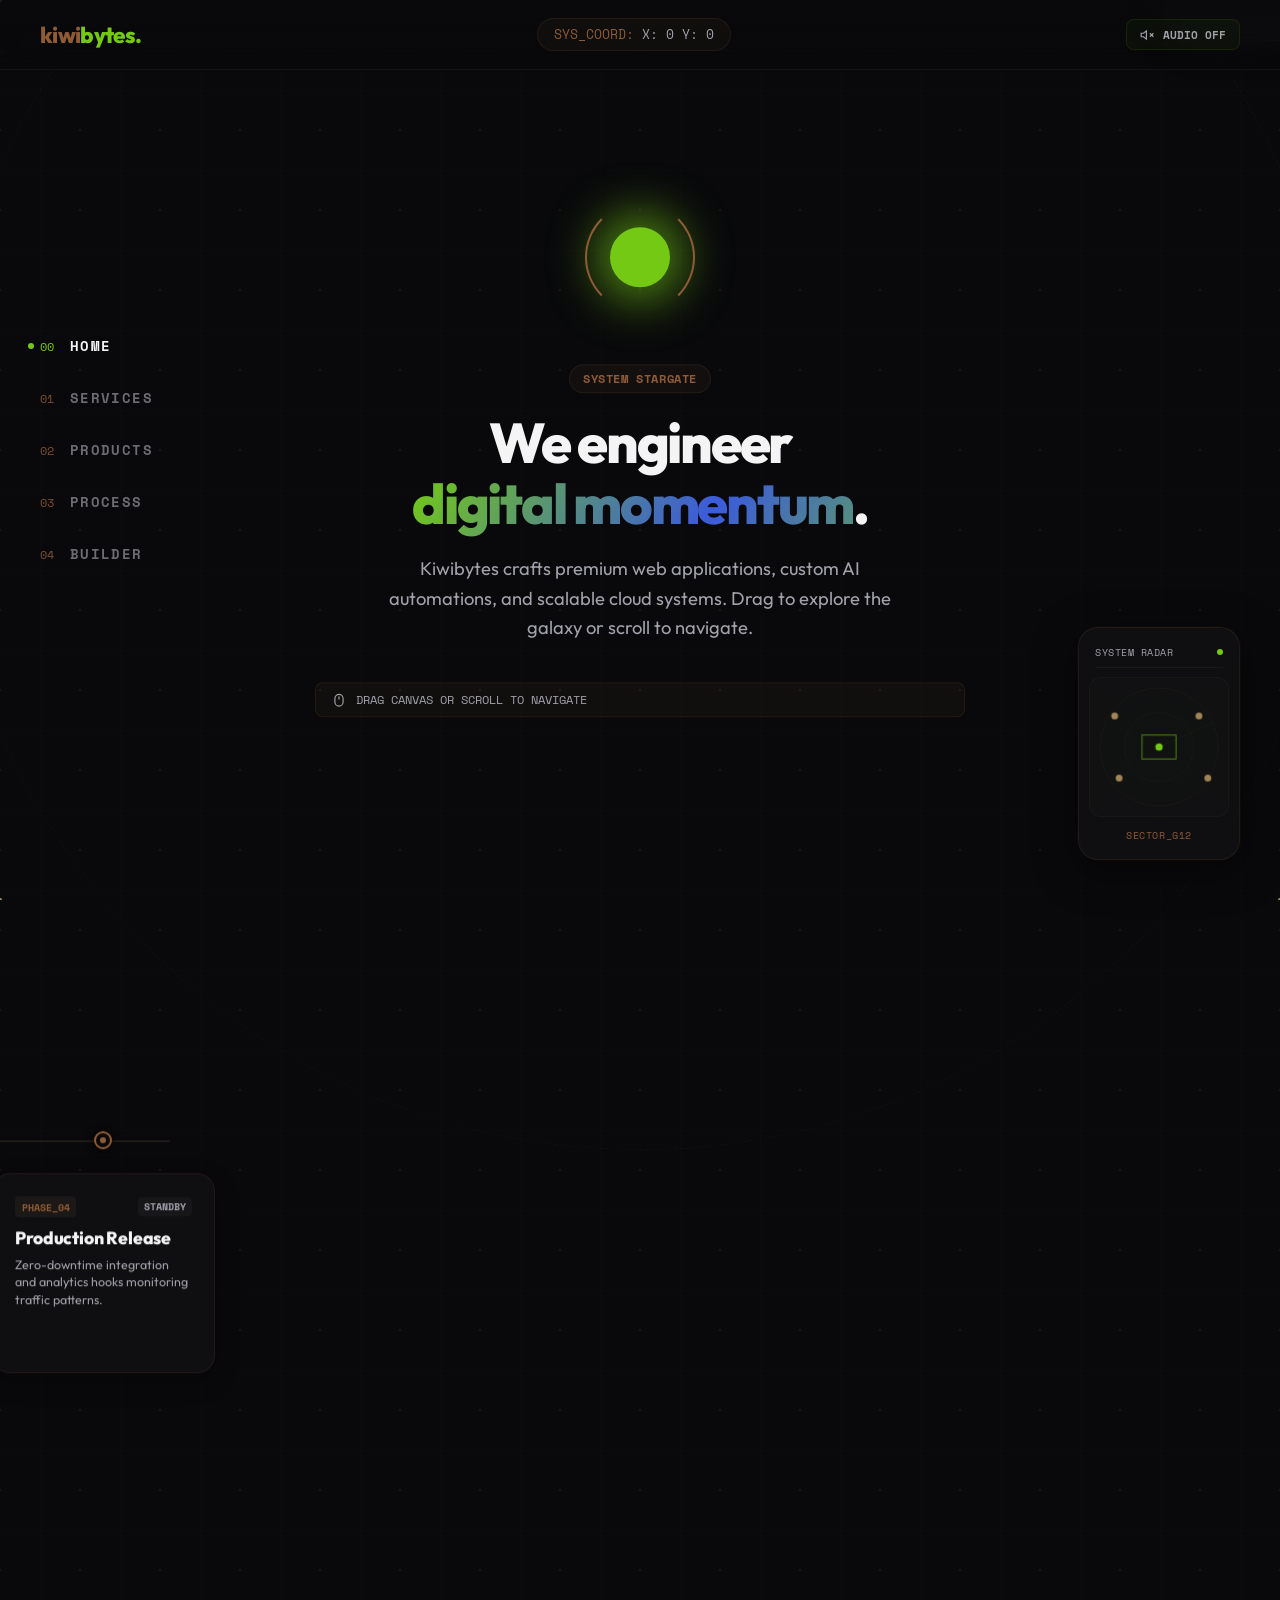
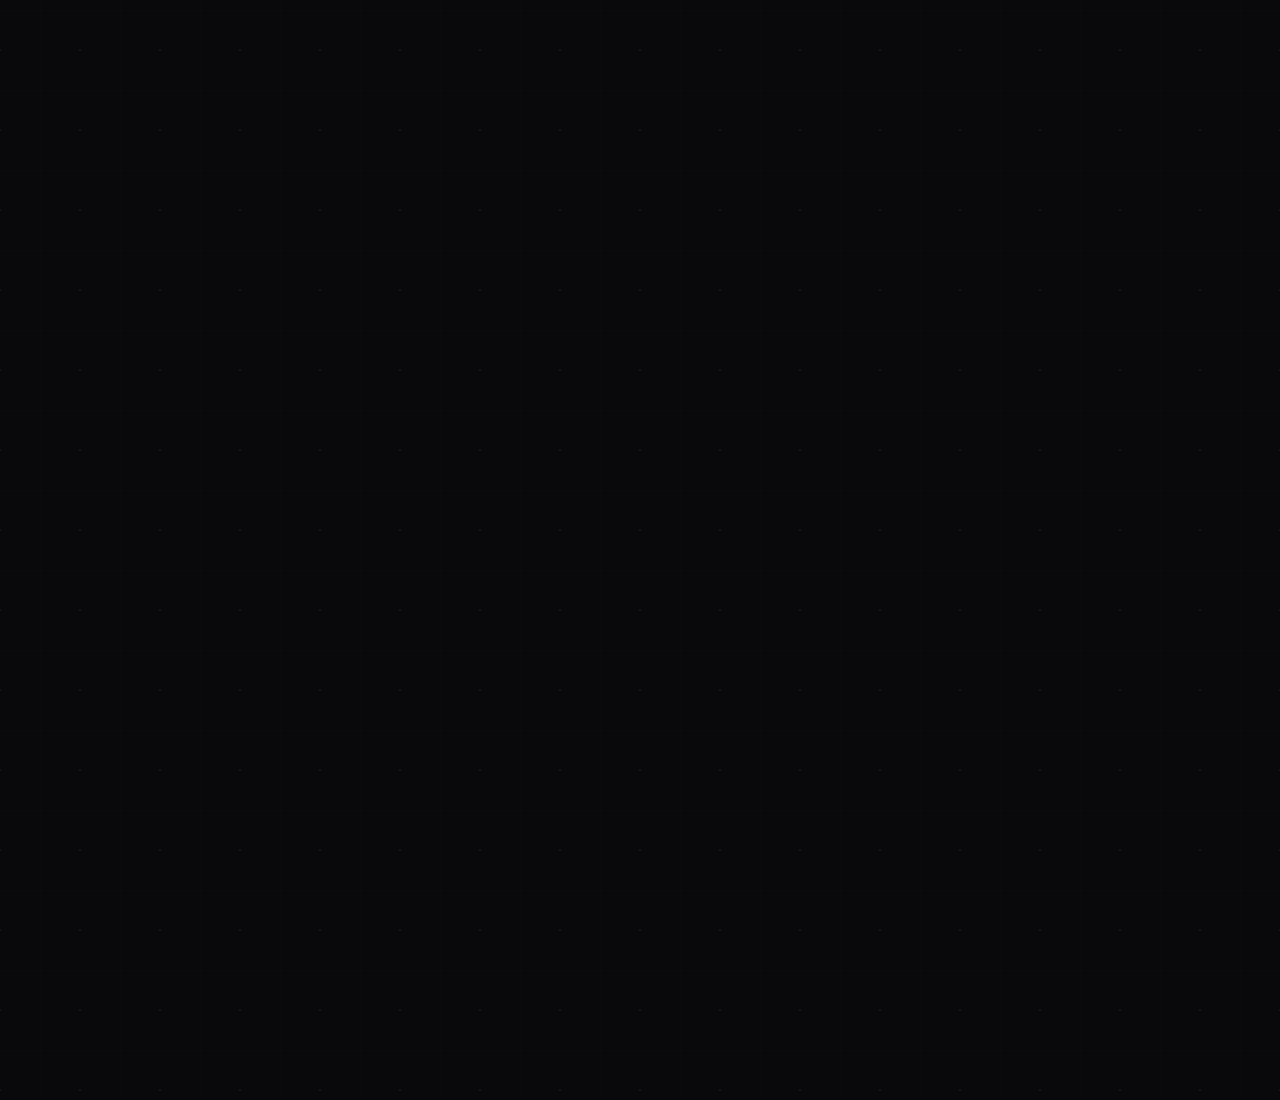
<file: index.html>
<!DOCTYPE html>
<html lang="en">
<head>
  <meta charset="UTF-8">
  <meta name="viewport" content="width=device-width, initial-scale=1.0">
  <title>Kiwibytes — Spatial Universe Redesign</title>
  <!-- Google Fonts: Outfit & Space Mono -->
  <link rel="preconnect" href="https://fonts.googleapis.com">
  <link rel="preconnect" href="https://fonts.gstatic.com" crossorigin>
  <link href="https://fonts.googleapis.com/css2?family=Outfit:wght@300;400;600;800&family=Space+Mono:wght@400;700&display=swap" rel="stylesheet">
  <!-- Stylesheets -->
  <link rel="stylesheet" href="style.css">
</head>
<body class="galaxy-viewport">

  <!-- 1. Ambient Background Particle Canvas -->
  <canvas id="galaxy-bg-particles"></canvas>

  <!-- 2. Heads-Up Display (Fixed HUD Controls Overlay) -->
  <header class="hud-header">
    <div class="hud-branding">
      <span class="logo-kiwi">kiwi</span><span class="logo-bytes">bytes</span><span class="logo-dot">.</span>
    </div>
    
    <div class="hud-telemetry">
      <span class="telemetry-label">SYS_COORD:</span>
      <span id="coord-ticker">X: 000 Y: 000</span>
    </div>
    
    <div class="hud-audio-control" id="hud-audio-btn" title="Toggle System Audio Engine">
      <svg class="audio-icon audio-on hidden" xmlns="http://www.w3.org/2000/svg" width="18" height="18" viewBox="0 0 24 24" fill="none" stroke="currentColor" stroke-width="2"><polygon points="11 5 6 9 2 9 2 15 6 15 11 19 11 5"></polygon><path d="M19.07 4.93a10 10 0 0 1 0 14.14M15.54 8.46a5 5 0 0 1 0 7.07"></path></svg>
      <svg class="audio-icon audio-off" xmlns="http://www.w3.org/2000/svg" width="18" height="18" viewBox="0 0 24 24" fill="none" stroke="currentColor" stroke-width="2"><polygon points="11 5 6 9 2 9 2 15 6 15 11 19 11 5"></polygon><line x1="23" y1="9" x2="17" y2="15"></line><line x1="17" y1="9" x2="23" y2="15"></line></svg>
      <span class="audio-status-label">AUDIO OFF</span>
    </div>
  </header>

  <!-- 3. Fast Travel Navigation HUD Sidebar -->
  <nav class="hud-nav">
    <div class="hud-nav-item active" data-target="home-portal" title="Home Sector">
      <span class="hud-nav-code">00</span><span class="hud-nav-name">HOME</span>
    </div>
    <div class="hud-nav-item" data-target="services-nebula" title="Capabilities Nebula">
      <span class="hud-nav-code">01</span><span class="hud-nav-name">SERVICES</span>
    </div>
    <div class="hud-nav-item" data-target="products-cluster" title="Products Constellation">
      <span class="hud-nav-code">02</span><span class="hud-nav-name">PRODUCTS</span>
    </div>
    <div class="hud-nav-item" data-target="process-map" title="Roadmap Coordinates">
      <span class="hud-nav-code">03</span><span class="hud-nav-name">PROCESS</span>
    </div>
    <div class="hud-nav-item" data-target="project-builder-console" title="Project Builder Console">
      <span class="hud-nav-code">04</span><span class="hud-nav-name">BUILDER</span>
    </div>
  </nav>

  <!-- 4. Interactive Radar Minimap HUD -->
  <div class="hud-radar">
    <div class="radar-header">
      <span class="radar-title">SYSTEM RADAR</span>
      <span class="radar-ping"></span>
    </div>
    <div class="radar-display">
      <canvas id="radar-canvas" width="140" height="140"></canvas>
    </div>
    <div class="radar-coordinates">SECTOR_G12</div>
  </div>

  <!-- 5. Draggable infinite coordinates space canvas -->
  <main class="galaxy-canvas" id="canvas-container">
    
    <!-- Coordinate Grid background overlay -->
    <div class="canvas-grid-overlay"></div>
    <div class="galaxy-center-ring"></div>

    <!-- Cluster 0: Home Portal (Coordinate 0, 0) -->
    <section class="galaxy-cluster center-portal" id="home-portal">
      <div class="portal-core">
        <div class="core-glow"></div>
        <div class="core-orbiting-ring"></div>
      </div>
      <div class="portal-info-panel text-center">
        <span class="cluster-tag-badge">SYSTEM STARGATE</span>
        <h1 class="portal-title">
          We engineer <span class="gradient-text">digital momentum</span>.
        </h1>
        <p class="portal-description">
          Kiwibytes crafts premium web applications, custom AI automations, and scalable cloud systems. Drag to explore the galaxy or scroll to navigate.
        </p>
        
        <div class="hud-nav-help">
          <svg class="mouse-scroll-icon" xmlns="http://www.w3.org/2000/svg" viewBox="0 0 24 24" fill="none" stroke="currentColor" stroke-width="2" stroke-linecap="round" stroke-linejoin="round"><rect x="5" y="2" width="14" height="20" rx="7"></rect><line x1="12" y1="6" x2="12" y2="10"></line></svg>
          <span>DRAG CANVAS OR SCROLL TO NAVIGATE</span>
        </div>
      </div>
    </section>

    <!-- Cluster 1: Services Nebula (Coordinate 900, -700) -->
    <section class="galaxy-cluster services-nebula" id="services-nebula">
      <div class="cluster-heading">
        <span class="cluster-tag-badge">COORDINATES: SVC_N01</span>
        <h2 class="cluster-title">Core Capabilities</h2>
        <p class="cluster-intro">Bespoke technical execution engineered to scale your digital presence.</p>
      </div>

      <div class="cluster-grid service-cards-container">
        <!-- Card 1 -->
        <div class="spatial-card service-card">
          <div class="card-glow-spot"></div>
          <div class="card-num">01</div>
          <h3 class="card-title">AI Automations & Agents</h3>
          <p class="card-text">
            Streamline operational bottlenecks with custom cognitive models, LLM pipelines, autonomous routing workflows, and real-time semantic query processing.
          </p>
          <ul class="card-tags">
            <li>AI Agents</li>
            <li>RPA</li>
            <li>NLP</li>
          </ul>
        </div>
        <!-- Card 2 -->
        <div class="spatial-card service-card">
          <div class="card-glow-spot"></div>
          <div class="card-num">02</div>
          <h3 class="card-title">Scalable Cloud Infrastructure</h3>
          <p class="card-text">
            Architect ultra-resilient multi-region networks on AWS/GCP. High-availability container engines, serverless deployments, and automated CI/CD pipelines.
          </p>
          <ul class="card-tags">
            <li>DevOps</li>
            <li>Kubernetes</li>
            <li>AWS</li>
          </ul>
        </div>
        <!-- Card 3 -->
        <div class="spatial-card service-card">
          <div class="card-glow-spot"></div>
          <div class="card-num">03</div>
          <h3 class="card-title">Premium Web Engineering</h3>
          <p class="card-text">
            State-of-the-art interactive frontends styled with immaculate precision. Lightning-fast response times, rich micro-animations, and clean semantic structures.
          </p>
          <ul class="card-tags">
            <li>Tailwind</li>
            <li>Vite</li>
            <li>GSAP</li>
          </ul>
        </div>
      </div>
    </section>

    <!-- Cluster 2: Products Constellation (Coordinate 1100, 700) -->
    <section class="galaxy-cluster products-cluster" id="products-cluster">
      <div class="cluster-heading">
        <span class="cluster-tag-badge">COORDINATES: PRD_C02</span>
        <h2 class="cluster-title">Proprietary Software</h2>
        <p class="cluster-intro">Direct-to-market software tools engineered in-house to solve real problems.</p>
      </div>

      <div class="cluster-grid product-cards-container">
        <!-- Product 1 -->
        <div class="spatial-card product-card">
          <div class="card-glow-spot"></div>
          <div class="card-top-row">
            <span class="badge-accent">AI Agent</span>
            <span class="card-emoji">💬</span>
          </div>
          <h3 class="card-title">Reviewify</h3>
          <p class="card-subtitle">Google Reviews Automation</p>
          <p class="card-text">
            Syncs with Google Business Profile. Automatically processes new customer feedback, runs sentiment scoring, and posts contextual replies.
          </p>
          <div class="card-metrics">
            <span class="metric-val">100%</span>
            <span class="metric-label">Automated Replies</span>
          </div>
        </div>
        <!-- Product 2 -->
        <div class="spatial-card product-card">
          <div class="card-glow-spot"></div>
          <div class="card-top-row">
            <span class="badge-accent">Health Tech</span>
            <span class="card-emoji">🥗</span>
          </div>
          <h3 class="card-title">Nourish</h3>
          <p class="card-subtitle">AI Nutrition Engine</p>
          <p class="card-text">
            Advanced mobile vision model to count macronutrients directly from food snapshots, generating customized recipe cards in real time.
          </p>
          <div class="card-metrics">
            <span class="metric-val">98.4%</span>
            <span class="metric-label">Vision Accuracy</span>
          </div>
        </div>
        <!-- Product 3 -->
        <div class="spatial-card product-card">
          <div class="card-glow-spot"></div>
          <div class="card-top-row">
            <span class="badge-accent">RPA & Extensions</span>
            <span class="card-emoji">🕸️</span>
          </div>
          <h3 class="card-title">WebTarsus</h3>
          <p class="card-subtitle">No-Code Chrome RPA</p>
          <p class="card-text">
            Record complex browser commands and auto-compile them into robust browser workflows, triggered automatically via simple text queries.
          </p>
          <div class="card-metrics">
            <span class="metric-val">0</span>
            <span class="metric-label">Coding Required</span>
          </div>
        </div>
      </div>
    </section>

    <!-- Cluster 3: Development Process Nebula (Coordinate -900, 700) -->
    <section class="galaxy-cluster process-map" id="process-map">
      <div class="cluster-heading">
        <span class="cluster-tag-badge">COORDINATES: PRC_N03</span>
        <h2 class="cluster-title">Our Roadmap</h2>
        <p class="cluster-intro">A transparent step-by-step engineering journey from scoping to deployment.</p>
      </div>

      <div class="process-timeline-container">
        <!-- Horizontal Connection Line Track -->
        <div class="timeline-horizontal-track">
          <div class="timeline-horizontal-active-track" id="active-timeline-trail"></div>
        </div>

        <div class="process-step-deck">
          <!-- Step 1 -->
          <div class="process-step-card-wrapper" data-step-idx="1">
            <div class="step-horizontal-bullet">
              <div class="bullet-inner"></div>
            </div>
            <div class="step-horizontal-card">
              <div class="step-meta-row">
                <span class="step-num-badge">PHASE_01</span>
                <span class="step-status-tag">COMPILED</span>
              </div>
              <h3 class="step-title-text">Scope & Architect</h3>
              <p class="step-desc-text">
                Establish core systems data models and security constraints before code is built.
              </p>
            </div>
          </div>

          <!-- Step 2 -->
          <div class="process-step-card-wrapper" data-step-idx="2">
            <div class="step-horizontal-bullet">
              <div class="bullet-inner"></div>
            </div>
            <div class="step-horizontal-card">
              <div class="step-meta-row">
                <span class="step-num-badge">PHASE_02</span>
                <span class="step-status-tag">RENDERED</span>
              </div>
              <h3 class="step-title-text">Bespoke Design</h3>
              <p class="step-desc-text">
                Immaculate UI design crafted custom to wow users at first interaction.
              </p>
            </div>
          </div>

          <!-- Step 3 -->
          <div class="process-step-card-wrapper" data-step-idx="3">
            <div class="step-horizontal-bullet">
              <div class="bullet-inner"></div>
            </div>
            <div class="step-horizontal-card">
              <div class="step-meta-row">
                <span class="step-num-badge">PHASE_03</span>
                <span class="step-status-tag">PROCESSING</span>
              </div>
              <h3 class="step-title-text">Parallel Iteration</h3>
              <p class="step-desc-text">
                Develop systems across separate cloud containers for speed and continuous verification.
              </p>
            </div>
          </div>

          <!-- Step 4 -->
          <div class="process-step-card-wrapper" data-step-idx="4">
            <div class="step-horizontal-bullet">
              <div class="bullet-inner"></div>
            </div>
            <div class="step-horizontal-card">
              <div class="step-meta-row">
                <span class="step-num-badge">PHASE_04</span>
                <span class="step-status-tag">STANDBY</span>
              </div>
              <h3 class="step-title-text">Production Release</h3>
              <p class="step-desc-text">
                Zero-downtime integration and analytics hooks monitoring traffic patterns.
              </p>
            </div>
          </div>
        </div>
      </div>
    </section>

    <!-- Cluster 4: Interactive Project Console (Coordinate -1000, -700) -->
    <section class="galaxy-cluster project-builder-console" id="project-builder-console">
      <div class="cluster-heading">
        <span class="cluster-tag-badge">COORDINATES: BLD_G04</span>
        <h2 class="cluster-title">Project Planner</h2>
        <p class="cluster-intro">Configure your project details to get a cost estimate instantly.</p>
      </div>

      <div class="terminal-container">
        <!-- Terminal Window chrome bar -->
        <div class="terminal-bar">
          <div class="terminal-dots">
            <span class="dot-btn red"></span>
            <span class="dot-btn yellow"></span>
            <span class="dot-btn green"></span>
          </div>
          <div class="terminal-tab-title">project_planner.log</div>
        </div>

        <form id="project-builder-form" class="terminal-body" onsubmit="return false;">
          <!-- Step 1 -->
          <div class="terminal-step active" data-step="1">
            <div class="prompt-line">
              <span class="prompt-sig">$</span> <span class="prompt-cmd">enter_company_name</span>
            </div>
            <div class="terminal-input-block">
              <label for="project-name" class="input-label">> ENTER YOUR COMPANY NAME:</label>
              <input type="text" id="project-name" class="terminal-text-input" placeholder="e.g. Acme Corp" required autocomplete="off">
              <span class="validation-error" id="err-step-1">COMPANY NAME REQUIRED</span>
            </div>
            <div class="terminal-actions">
              <button type="button" class="btn-term-action next-step">CONFIRM & CONTINUE >></button>
            </div>
          </div>

          <!-- Step 2 -->
          <div class="terminal-step" data-step="2">
            <div class="prompt-line">
              <span class="prompt-sig">$</span> <span class="prompt-cmd">configure_project_budget</span>
            </div>
            <div class="terminal-input-block">
              <label for="budget-range" class="input-label">> CHOOSE YOUR BUDGET ($):</label>
              <div class="slider-wrapper">
                <input type="range" id="budget-range" min="10000" max="150000" step="5000" value="45000">
                <div class="slider-val-display">$<span id="budget-val">45,000</span></div>
              </div>
              
              <!-- Budgets recommendation layout -->
              <div class="budget-tiers-hud">
                <div class="tier-hud-card active" id="hud-mvp">
                  <div class="tier-code">BASIC PROJECT</div>
                  <div class="tier-limits">&lt; $25k</div>
                </div>
                <div class="tier-hud-card" id="hud-pro">
                  <div class="tier-code">STANDARD PROJECT</div>
                  <div class="tier-limits">$25k - $75k</div>
                </div>
                <div class="tier-hud-card" id="hud-enterprise">
                  <div class="tier-code">CUSTOM ENTERPRISE</div>
                  <div class="tier-limits">&gt; $75k</div>
                </div>
              </div>
            </div>
            <div class="terminal-actions">
              <button type="button" class="btn-term-action back-step">< BACK</button>
              <button type="button" class="btn-term-action next-step">CONFIRM & CONTINUE >></button>
            </div>
          </div>

          <!-- Step 3 -->
          <div class="terminal-step" data-step="3">
            <div class="prompt-line">
              <span class="prompt-sig">$</span> <span class="prompt-cmd">enter_contact_email</span>
            </div>
            <div class="terminal-input-block">
              <label for="user-email" class="input-label">> ENTER YOUR EMAIL ADDRESS:</label>
              <input type="email" id="user-email" class="terminal-text-input" placeholder="e.g. admin@acme.com" required autocomplete="off">
              <span class="validation-error" id="err-step-3">VALID EMAIL REQUIRED</span>
            </div>
            <div class="terminal-actions">
              <button type="button" class="btn-term-action back-step">< BACK</button>
              <button type="submit" class="btn-term-action submit-form">GET MY ESTIMATE</button>
            </div>
          </div>
          
          <!-- Step 4: Success -->
          <div class="terminal-step" data-step="4">
            <div class="prompt-line">
              <span class="prompt-sig">$</span> <span class="prompt-cmd">estimate_status --active</span>
            </div>
            <div class="handshake-success-hud">
              <div class="success-alert-badge">ESTIMATE RECEIVED</div>
              <p class="success-message">
                Your project details have been successfully recorded. We have sent a copy of your estimate parameters to <span id="success-email" class="success-highlight">admin@acme.com</span>. Our team will contact you within 1 business day.
              </p>
              <button type="button" class="btn-term-action restart-form">RESTART CALCULATOR</button>
            </div>
          </div>
        </form>
      </div>
    </section>

  </main>

  <!-- External Space Ambient Soundtrack -->
  <audio id="bg-soundtrack" loop src="https://assets.mixkit.co/music/preview/mixkit-space-ambient-589.mp3"></audio>

  <!-- Scripts -->
  <script src="main.js"></script>
</body>
</html>
</file>
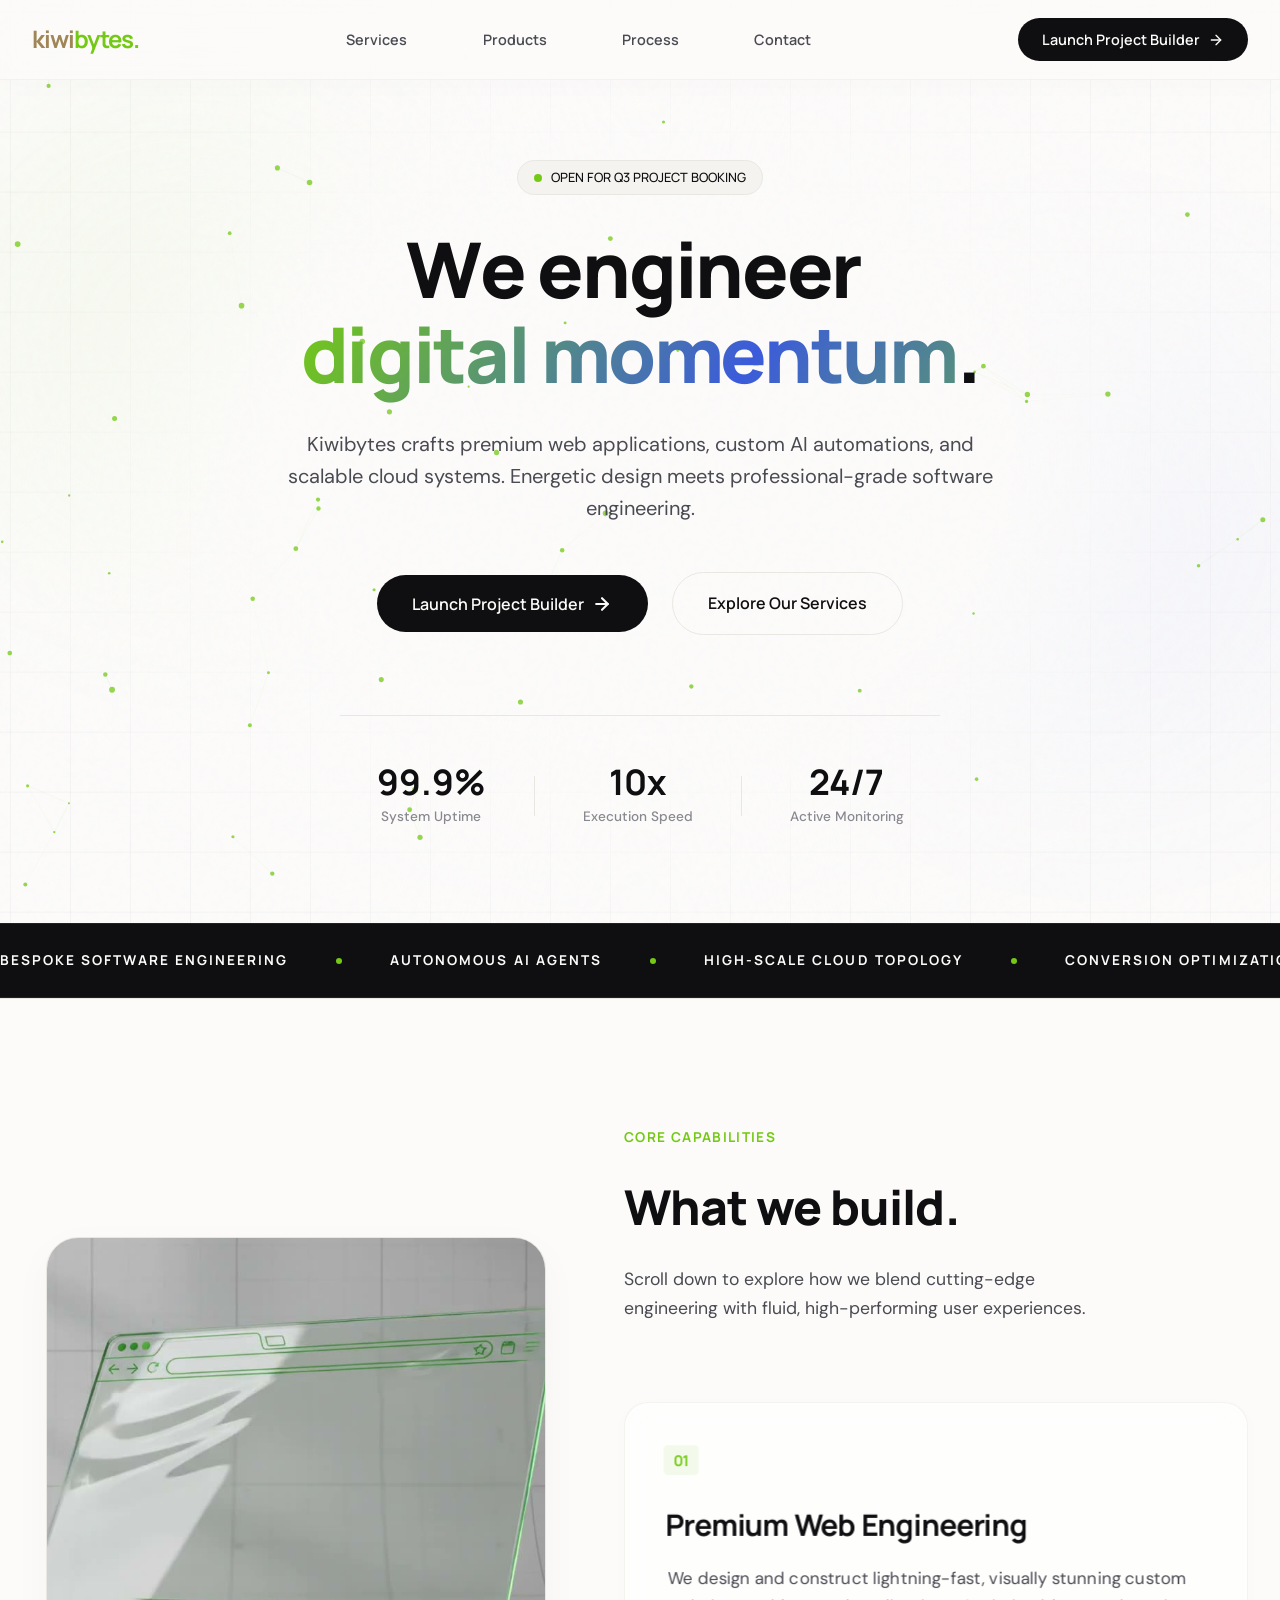
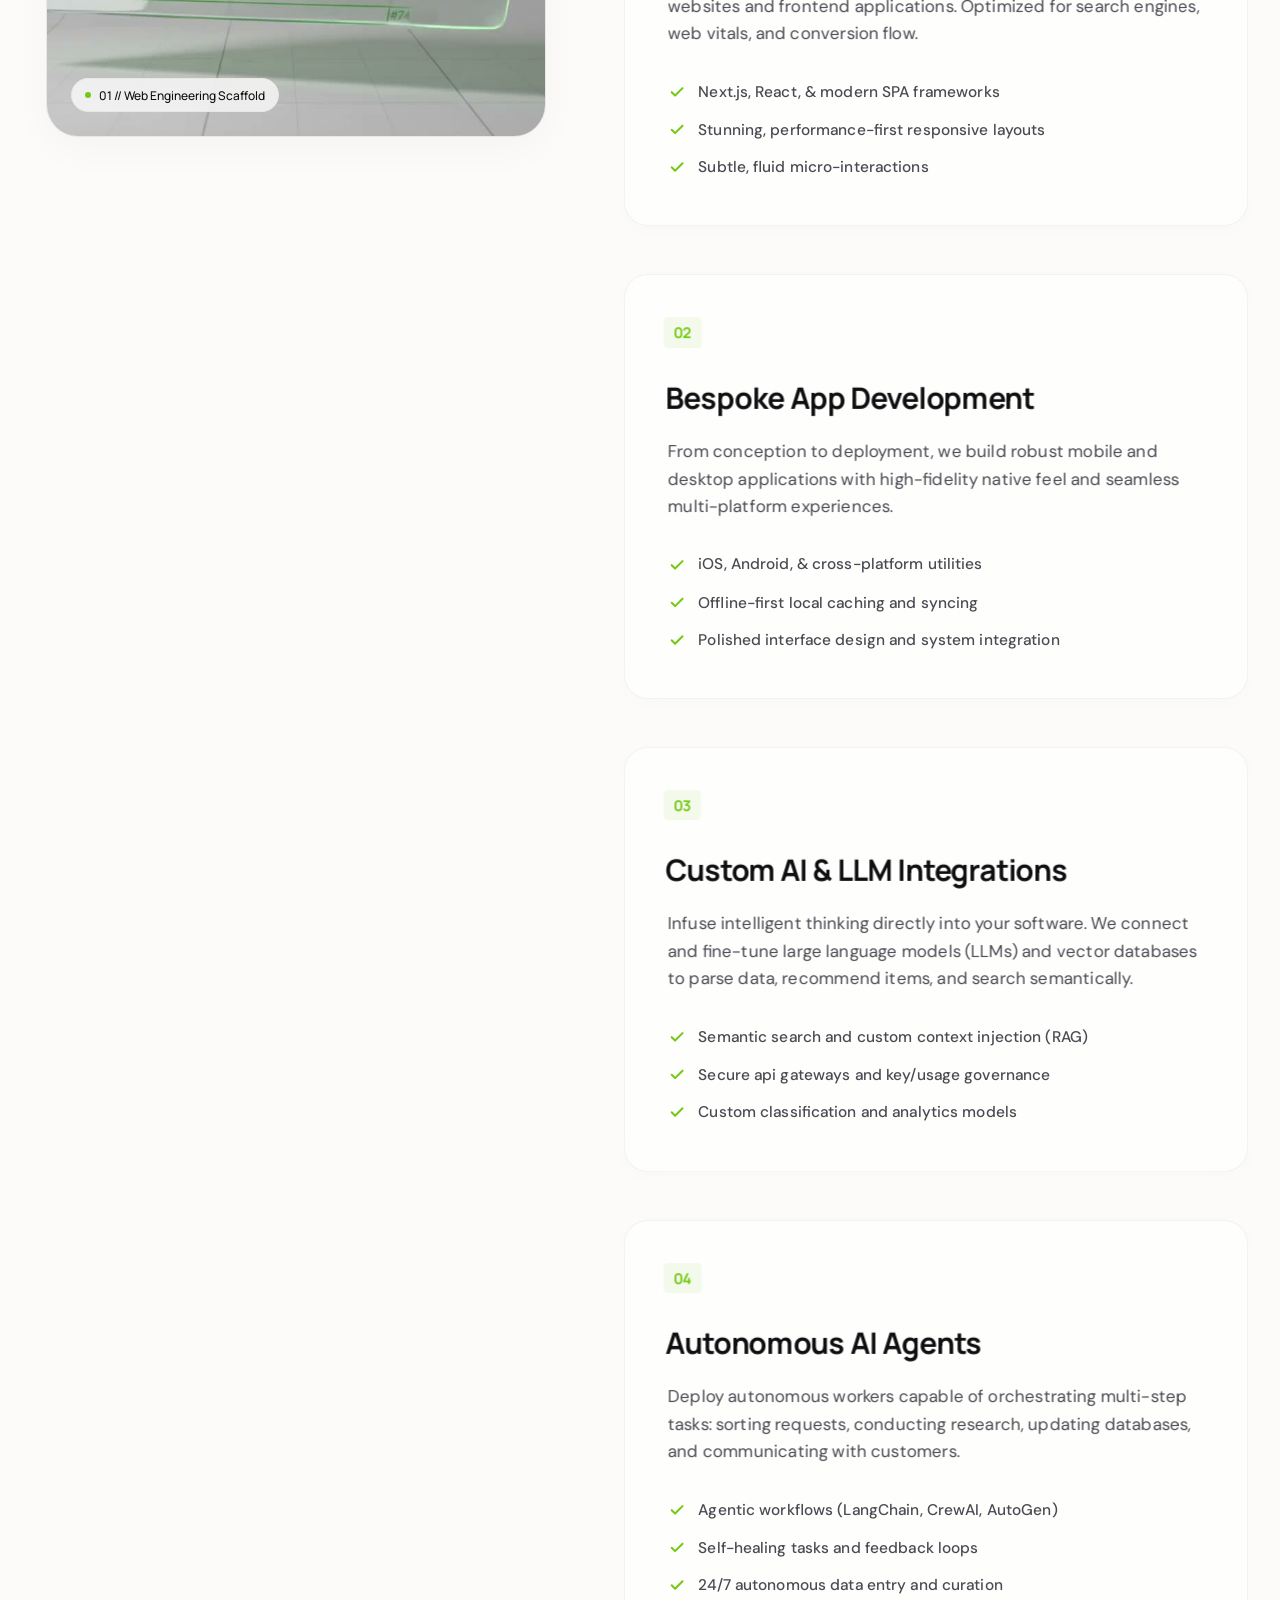
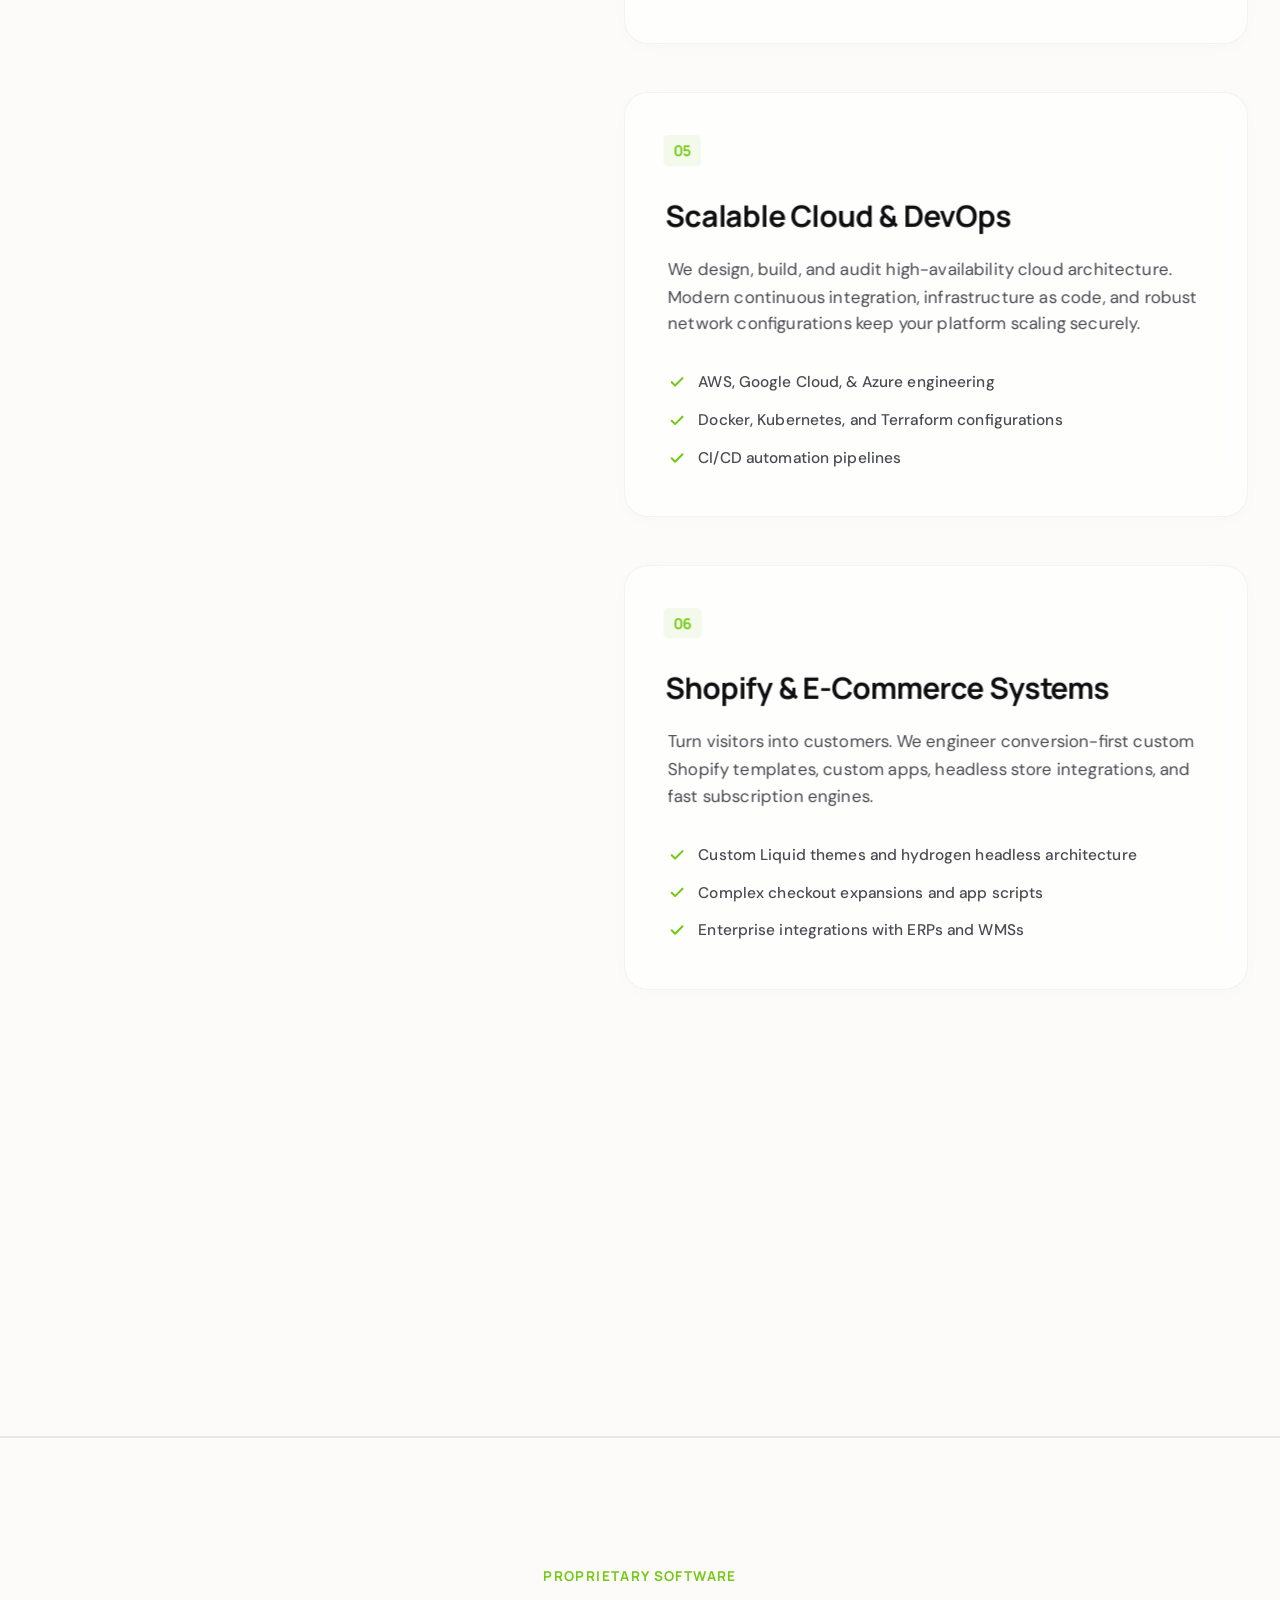
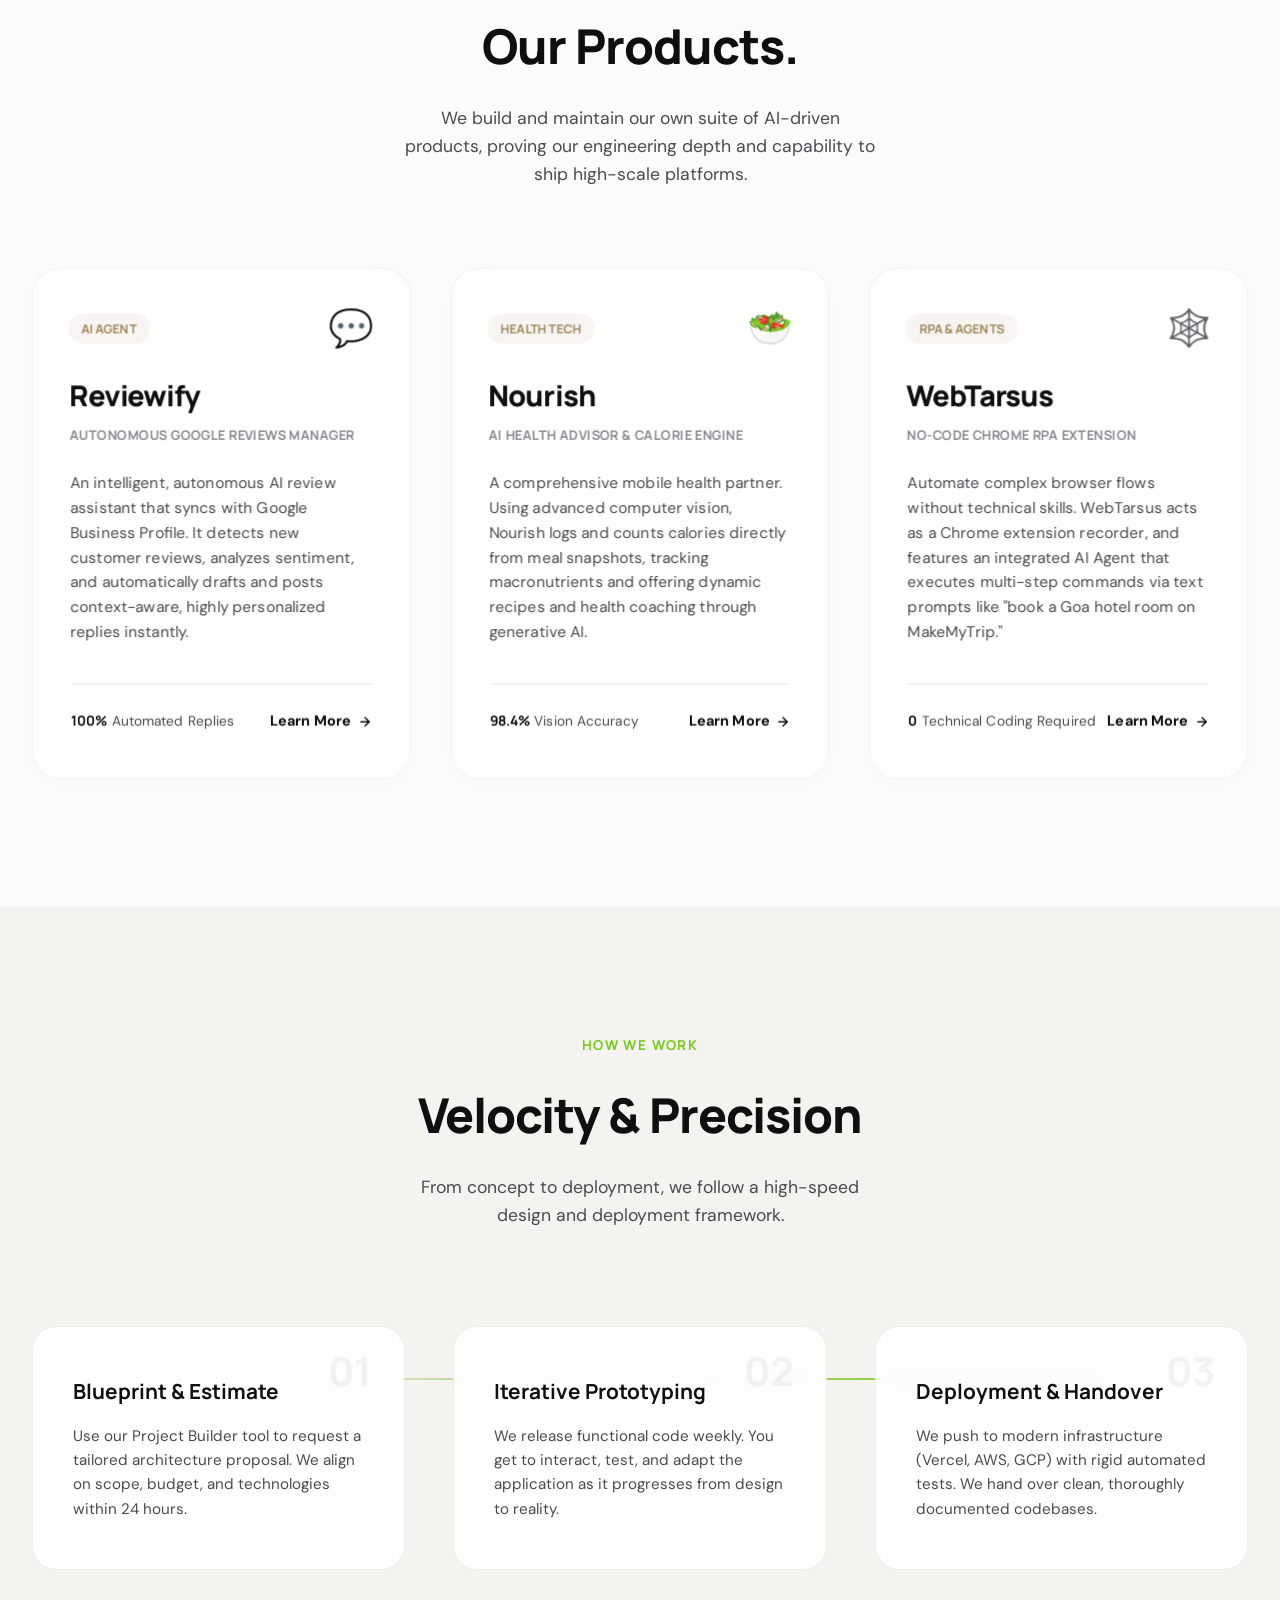
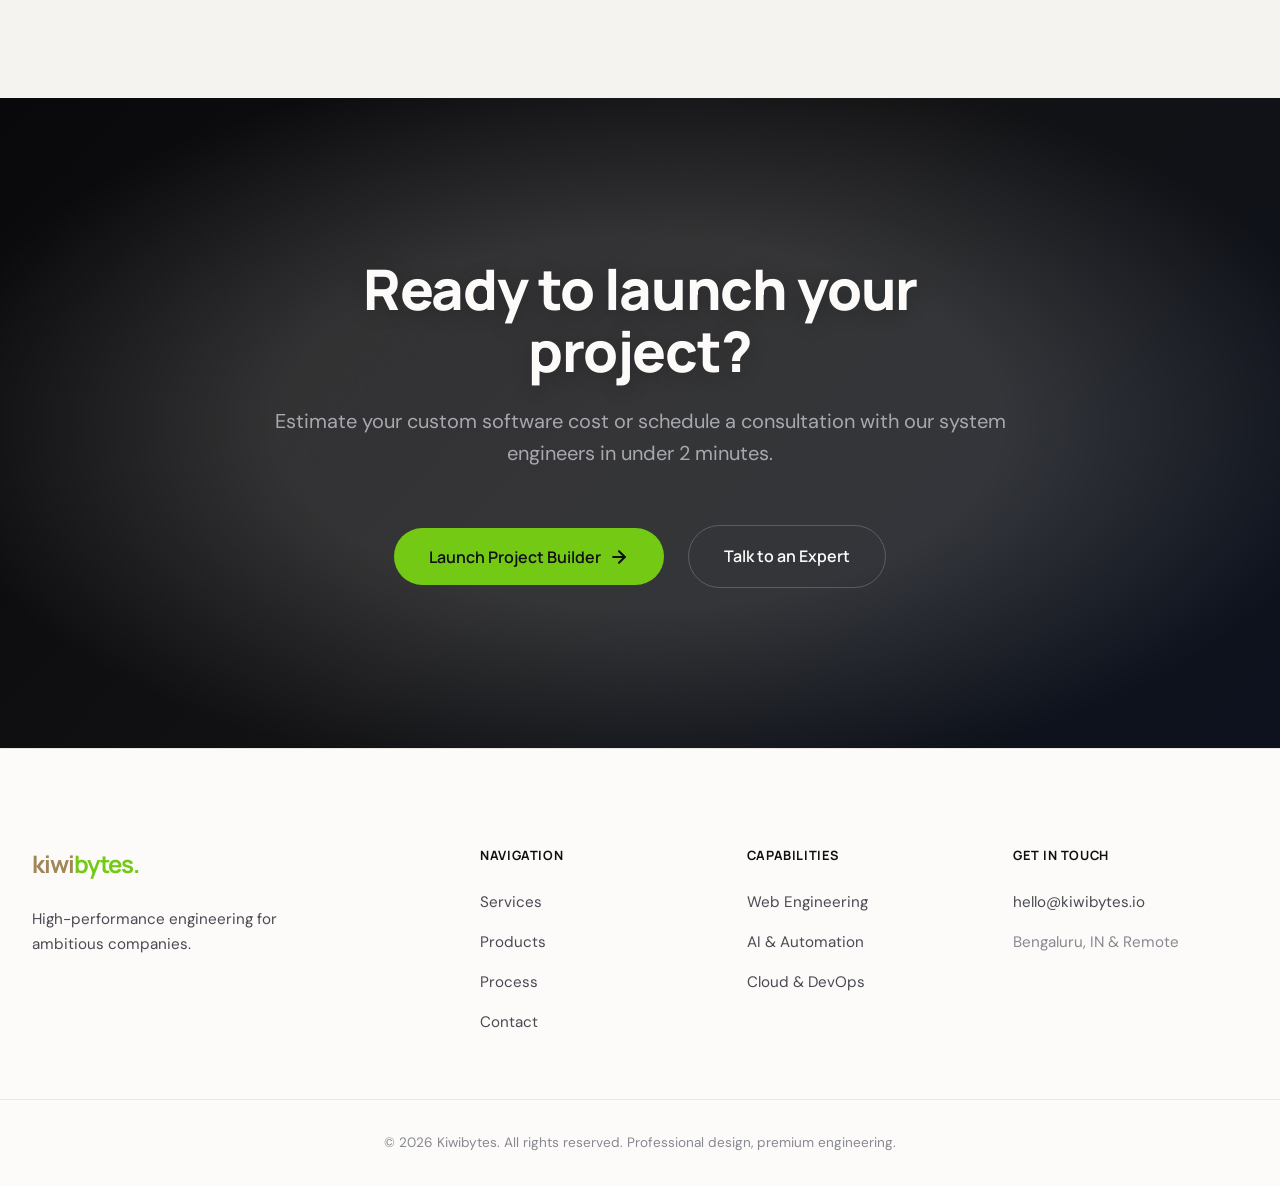
<file: Kiwibytes/index.html>
<!DOCTYPE html>
<html lang="en">
<head>
  <meta charset="UTF-8">
  <meta name="viewport" content="width=device-width, initial-scale=1.0">
  <title>Kiwibytes | Bespoke Digital Engineering & AI Automation</title>
  <meta name="description" content="Kiwibytes engineers premium web applications, bespoke AI integrations, autonomous agents, cloud architectures, and Shopify stores with an energetic, modern minimalist design.">
  
  <!-- Typography & Icons -->
  <link rel="preconnect" href="https://fonts.googleapis.com">
  <link rel="preconnect" href="https://fonts.gstatic.com" crossorigin>
  <link href="https://fonts.googleapis.com/css2?family=DM+Sans:wght@400;500;600;700&family=Manrope:wght@600;700;800&display=swap" rel="stylesheet">
  
  <link rel="stylesheet" href="style.css">
</head>
<body>

  <!-- Page Loader Overlays -->
  <div class="page-loader">
    <div class="loader-logo">
      <span class="logo-kiwi">kiwi</span><span class="logo-bytes">bytes</span><span class="logo-dot">.</span>
    </div>
    <div class="loader-progress-track">
      <div class="loader-progress-bar"></div>
    </div>
  </div>

  <!-- Header -->
  <header class="header">
    <div class="container header-container">
      <a href="#" class="logo" id="logo">
        <span class="logo-kiwi">kiwi</span><span class="logo-bytes">bytes</span><span class="logo-dot">.</span>
      </a>
      
      <nav class="nav">
        <a href="#services-anchor" class="nav-link">Services</a>
        <a href="#products-anchor" class="nav-link">Products</a>
        <a href="#process-anchor" class="nav-link">Process</a>
        <a href="#contact-anchor" class="nav-link">Contact</a>
      </nav>
      
      <button class="btn btn-primary trigger-project-builder">
        <span>Launch Project Builder</span>
        <svg xmlns="http://www.w3.org/2000/svg" width="16" height="16" viewBox="0 0 24 24" fill="none" stroke="currentColor" stroke-width="2" stroke-linecap="round" stroke-linejoin="round" class="btn-arrow"><line x1="5" y1="12" x2="19" y2="12"></line><polyline points="12 5 19 12 12 19"></polyline></svg>
      </button>

      <button class="mobile-menu-toggle" aria-label="Toggle menu">
        <span class="bar"></span>
        <span class="bar"></span>
        <span class="bar"></span>
      </button>
    </div>
  </header>

  <!-- Mobile Nav Overlay -->
  <div class="mobile-nav-overlay">
    <div class="mobile-nav-content">
      <nav class="mobile-nav">
        <a href="#services-anchor" class="mobile-nav-link">Services</a>
        <a href="#products-anchor" class="mobile-nav-link">Products</a>
        <a href="#process-anchor" class="mobile-nav-link">Process</a>
        <a href="#contact-anchor" class="mobile-nav-link">Contact</a>
      </nav>
      <button class="btn btn-primary btn-large trigger-project-builder" style="margin-top: 2rem; width: 100%;">
        <span>Launch Project Builder</span>
      </button>
    </div>
  </div>

  <main>
    <!-- Hero Section -->
    <section class="hero" id="hero-section">
      <div class="grid-background"></div>
      <div class="glow-orb glow-orb-1"></div>
      <div class="glow-orb glow-orb-2"></div>
      <canvas id="hero-canvas"></canvas>
      <div class="container hero-container">
        <div class="hero-tag">
          <span class="tag-pulse"></span>
          <span>Open for Q3 Project Booking</span>
        </div>
        <h1 class="hero-title">
          We engineer <span class="gradient-text">digital momentum</span>.
        </h1>
        <p class="hero-subtitle">
          Kiwibytes crafts premium web applications, custom AI automations, and scalable cloud systems. Energetic design meets professional-grade software engineering.
        </p>
        <div class="hero-actions">
          <button class="btn btn-primary btn-large trigger-project-builder">
            <span>Launch Project Builder</span>
            <svg xmlns="http://www.w3.org/2000/svg" width="20" height="20" viewBox="0 0 24 24" fill="none" stroke="currentColor" stroke-width="2.5" stroke-linecap="round" stroke-linejoin="round" class="btn-arrow"><line x1="5" y1="12" x2="19" y2="12"></line><polyline points="12 5 19 12 12 19"></polyline></svg>
          </button>
          <a href="#services-anchor" class="btn btn-secondary btn-large">
            <span>Explore Our Services</span>
          </a>
        </div>

        <div class="hero-stats">
          <div class="stat-item">
            <span class="stat-num">99.9%</span>
            <span class="stat-label">System Uptime</span>
          </div>
          <div class="stat-divider"></div>
          <div class="stat-item">
            <span class="stat-num">10x</span>
            <span class="stat-label">Execution Speed</span>
          </div>
          <div class="stat-divider"></div>
          <div class="stat-item">
            <span class="stat-num">24/7</span>
            <span class="stat-label">Active Monitoring</span>
          </div>
        </div>
      </div>
    </section>

    <!-- Infinite Scrolling Marquee Ribbon -->
    <div class="marquee-container">
      <div class="marquee-content">
        <span>BESPOKE SOFTWARE ENGINEERING</span>
        <span class="marquee-dot"></span>
        <span>AUTONOMOUS AI AGENTS</span>
        <span class="marquee-dot"></span>
        <span>HIGH-SCALE CLOUD TOPOLOGY</span>
        <span class="marquee-dot"></span>
        <span>CONVERSION OPTIMIZATION</span>
        <span class="marquee-dot"></span>
        <span>BESPOKE SOFTWARE ENGINEERING</span>
        <span class="marquee-dot"></span>
        <span>AUTONOMOUS AI AGENTS</span>
        <span class="marquee-dot"></span>
        <span>HIGH-SCALE CLOUD TOPOLOGY</span>
        <span class="marquee-dot"></span>
        <span>CONVERSION OPTIMIZATION</span>
        <span class="marquee-dot"></span>
      </div>
    </div>

    <!-- Services Anchor -->
    <div id="services-anchor" style="position: relative; top: -100px;"></div>

    <!-- Side-by-Side Features Scroll Section -->
    <section class="scroll-showcase">
      <div class="container scroll-showcase-container">
        
        <!-- Sticky Left Panel (Canvas) -->
        <div class="canvas-sticky-wrapper">
          <div class="canvas-container">
            <div class="canvas-loading" id="canvas-loader">
              <div class="spinner"></div>
              <div class="loader-text">Initializing interactive 3D scrub... <span id="load-pct">0%</span></div>
            </div>
            <canvas id="scroll-canvas" width="640" height="640"></canvas>
            <div class="canvas-caption">
              <span class="pulse-indicator"></span>
              <span id="canvas-dynamic-label">Interactive Scroll Sequence</span>
            </div>
          </div>
        </div>

        <!-- Scrolling Right Panel (Content) -->
        <div class="scroll-content-wrapper">
          <div class="section-header reveal-on-scroll">
            <span class="section-tag">Core Capabilities</span>
            <h2 class="section-title">What we build.</h2>
            <p class="section-desc">Scroll down to explore how we blend cutting-edge engineering with fluid, high-performing user experiences.</p>
          </div>

          <!-- Service Card 1 -->
          <div class="service-card reveal-on-scroll" data-frame-start="0" data-frame-end="49" id="service-web">
            <div class="card-number">01</div>
            <h3 class="card-title">Premium Web Engineering</h3>
            <p class="card-desc">
              We design and construct lightning-fast, visually stunning custom websites and frontend applications. Optimized for search engines, web vitals, and conversion flow.
            </p>
            <ul class="card-bullets">
              <li>
                <svg xmlns="http://www.w3.org/2000/svg" width="16" height="16" viewBox="0 0 24 24" fill="none" stroke="#74c915" stroke-width="3" stroke-linecap="round" stroke-linejoin="round"><polyline points="20 6 9 17 4 12"></polyline></svg>
                Next.js, React, & modern SPA frameworks
              </li>
              <li>
                <svg xmlns="http://www.w3.org/2000/svg" width="16" height="16" viewBox="0 0 24 24" fill="none" stroke="#74c915" stroke-width="3" stroke-linecap="round" stroke-linejoin="round"><polyline points="20 6 9 17 4 12"></polyline></svg>
                Stunning, performance-first responsive layouts
              </li>
              <li>
                <svg xmlns="http://www.w3.org/2000/svg" width="16" height="16" viewBox="0 0 24 24" fill="none" stroke="#74c915" stroke-width="3" stroke-linecap="round" stroke-linejoin="round"><polyline points="20 6 9 17 4 12"></polyline></svg>
                Subtle, fluid micro-interactions
              </li>
            </ul>
          </div>

          <!-- Service Card 2 -->
          <div class="service-card reveal-on-scroll" data-frame-start="50" data-frame-end="99" id="service-app">
            <div class="card-number">02</div>
            <h3 class="card-title">Bespoke App Development</h3>
            <p class="card-desc">
              From conception to deployment, we build robust mobile and desktop applications with high-fidelity native feel and seamless multi-platform experiences.
            </p>
            <ul class="card-bullets">
              <li>
                <svg xmlns="http://www.w3.org/2000/svg" width="16" height="16" viewBox="0 0 24 24" fill="none" stroke="#74c915" stroke-width="3" stroke-linecap="round" stroke-linejoin="round"><polyline points="20 6 9 17 4 12"></polyline></svg>
                iOS, Android, & cross-platform utilities
              </li>
              <li>
                <svg xmlns="http://www.w3.org/2000/svg" width="16" height="16" viewBox="0 0 24 24" fill="none" stroke="#74c915" stroke-width="3" stroke-linecap="round" stroke-linejoin="round"><polyline points="20 6 9 17 4 12"></polyline></svg>
                Offline-first local caching and syncing
              </li>
              <li>
                <svg xmlns="http://www.w3.org/2000/svg" width="16" height="16" viewBox="0 0 24 24" fill="none" stroke="#74c915" stroke-width="3" stroke-linecap="round" stroke-linejoin="round"><polyline points="20 6 9 17 4 12"></polyline></svg>
                Polished interface design and system integration
              </li>
            </ul>
          </div>

          <!-- Service Card 3 -->
          <div class="service-card reveal-on-scroll" data-frame-start="100" data-frame-end="149" id="service-ai">
            <div class="card-number">03</div>
            <h3 class="card-title">Custom AI & LLM Integrations</h3>
            <p class="card-desc">
              Infuse intelligent thinking directly into your software. We connect and fine-tune large language models (LLMs) and vector databases to parse data, recommend items, and search semantically.
            </p>
            <ul class="card-bullets">
              <li>
                <svg xmlns="http://www.w3.org/2000/svg" width="16" height="16" viewBox="0 0 24 24" fill="none" stroke="#74c915" stroke-width="3" stroke-linecap="round" stroke-linejoin="round"><polyline points="20 6 9 17 4 12"></polyline></svg>
                Semantic search and custom context injection (RAG)
              </li>
              <li>
                <svg xmlns="http://www.w3.org/2000/svg" width="16" height="16" viewBox="0 0 24 24" fill="none" stroke="#74c915" stroke-width="3" stroke-linecap="round" stroke-linejoin="round"><polyline points="20 6 9 17 4 12"></polyline></svg>
                Secure api gateways and key/usage governance
              </li>
              <li>
                <svg xmlns="http://www.w3.org/2000/svg" width="16" height="16" viewBox="0 0 24 24" fill="none" stroke="#74c915" stroke-width="3" stroke-linecap="round" stroke-linejoin="round"><polyline points="20 6 9 17 4 12"></polyline></svg>
                Custom classification and analytics models
              </li>
            </ul>
          </div>

          <!-- Service Card 4 -->
          <div class="service-card reveal-on-scroll" data-frame-start="150" data-frame-end="199" id="service-agents">
            <div class="card-number">04</div>
            <h3 class="card-title">Autonomous AI Agents</h3>
            <p class="card-desc">
              Deploy autonomous workers capable of orchestrating multi-step tasks: sorting requests, conducting research, updating databases, and communicating with customers.
            </p>
            <ul class="card-bullets">
              <li>
                <svg xmlns="http://www.w3.org/2000/svg" width="16" height="16" viewBox="0 0 24 24" fill="none" stroke="#74c915" stroke-width="3" stroke-linecap="round" stroke-linejoin="round"><polyline points="20 6 9 17 4 12"></polyline></svg>
                Agentic workflows (LangChain, CrewAI, AutoGen)
              </li>
              <li>
                <svg xmlns="http://www.w3.org/2000/svg" width="16" height="16" viewBox="0 0 24 24" fill="none" stroke="#74c915" stroke-width="3" stroke-linecap="round" stroke-linejoin="round"><polyline points="20 6 9 17 4 12"></polyline></svg>
                Self-healing tasks and feedback loops
              </li>
              <li>
                <svg xmlns="http://www.w3.org/2000/svg" width="16" height="16" viewBox="0 0 24 24" fill="none" stroke="#74c915" stroke-width="3" stroke-linecap="round" stroke-linejoin="round"><polyline points="20 6 9 17 4 12"></polyline></svg>
                24/7 autonomous data entry and curation
              </li>
            </ul>
          </div>

          <!-- Service Card 5 -->
          <div class="service-card reveal-on-scroll" data-frame-start="200" data-frame-end="249" id="service-cloud">
            <div class="card-number">05</div>
            <h3 class="card-title">Scalable Cloud & DevOps</h3>
            <p class="card-desc">
              We design, build, and audit high-availability cloud architecture. Modern continuous integration, infrastructure as code, and robust network configurations keep your platform scaling securely.
            </p>
            <ul class="card-bullets">
              <li>
                <svg xmlns="http://www.w3.org/2000/svg" width="16" height="16" viewBox="0 0 24 24" fill="none" stroke="#74c915" stroke-width="3" stroke-linecap="round" stroke-linejoin="round"><polyline points="20 6 9 17 4 12"></polyline></svg>
                AWS, Google Cloud, & Azure engineering
              </li>
              <li>
                <svg xmlns="http://www.w3.org/2000/svg" width="16" height="16" viewBox="0 0 24 24" fill="none" stroke="#74c915" stroke-width="3" stroke-linecap="round" stroke-linejoin="round"><polyline points="20 6 9 17 4 12"></polyline></svg>
                Docker, Kubernetes, and Terraform configurations
              </li>
              <li>
                <svg xmlns="http://www.w3.org/2000/svg" width="16" height="16" viewBox="0 0 24 24" fill="none" stroke="#74c915" stroke-width="3" stroke-linecap="round" stroke-linejoin="round"><polyline points="20 6 9 17 4 12"></polyline></svg>
                CI/CD automation pipelines
              </li>
            </ul>
          </div>

          <!-- Service Card 6 -->
          <div class="service-card reveal-on-scroll" data-frame-start="250" data-frame-end="299" id="service-shopify">
            <div class="card-number">06</div>
            <h3 class="card-title">Shopify & E-Commerce Systems</h3>
            <p class="card-desc">
              Turn visitors into customers. We engineer conversion-first custom Shopify templates, custom apps, headless store integrations, and fast subscription engines.
            </p>
            <ul class="card-bullets">
              <li>
                <svg xmlns="http://www.w3.org/2000/svg" width="16" height="16" viewBox="0 0 24 24" fill="none" stroke="#74c915" stroke-width="3" stroke-linecap="round" stroke-linejoin="round"><polyline points="20 6 9 17 4 12"></polyline></svg>
                Custom Liquid themes and hydrogen headless architecture
              </li>
              <li>
                <svg xmlns="http://www.w3.org/2000/svg" width="16" height="16" viewBox="0 0 24 24" fill="none" stroke="#74c915" stroke-width="3" stroke-linecap="round" stroke-linejoin="round"><polyline points="20 6 9 17 4 12"></polyline></svg>
                Complex checkout expansions and app scripts
              </li>
              <li>
                <svg xmlns="http://www.w3.org/2000/svg" width="16" height="16" viewBox="0 0 24 24" fill="none" stroke="#74c915" stroke-width="3" stroke-linecap="round" stroke-linejoin="round"><polyline points="20 6 9 17 4 12"></polyline></svg>
                Enterprise integrations with ERPs and WMSs
              </li>
            </ul>
          </div>

        </div>

      </div>
    </section>

    <!-- Products Anchor -->
    <div id="products-anchor" style="position: relative; top: -100px;"></div>

    <!-- Products Section -->
    <section class="products">
      <div class="container">
        <div class="products-header reveal-on-scroll">
          <span class="section-tag">Proprietary Software</span>
          <h2 class="section-title">Our Products.</h2>
          <p class="section-desc">We build and maintain our own suite of AI-driven products, proving our engineering depth and capability to ship high-scale platforms.</p>
        </div>

        <div class="products-grid">
          
          <!-- Product 1: Reviewify -->
          <div class="product-card reveal-on-scroll">
            <div class="product-card-top">
              <span class="product-tag-badge">AI Agent</span>
              <span class="product-emoji">💬</span>
            </div>
            <h3 class="product-title">Reviewify</h3>
            <p class="product-subtitle">Autonomous Google Reviews Manager</p>
            <p class="product-description">
              An intelligent, autonomous AI review assistant that syncs with Google Business Profile. It detects new customer reviews, analyzes sentiment, and automatically drafts and posts context-aware, highly personalized replies instantly.
            </p>
            <div class="product-divider"></div>
            <div class="product-footer">
              <span class="product-metric"><strong>100%</strong> Automated Replies</span>
              <a href="#contact-anchor" class="product-link-btn">
                <span>Learn More</span>
                <svg xmlns="http://www.w3.org/2000/svg" width="14" height="14" viewBox="0 0 24 24" fill="none" stroke="currentColor" stroke-width="2.5" stroke-linecap="round" stroke-linejoin="round" class="btn-arrow"><line x1="5" y1="12" x2="19" y2="12"></line><polyline points="12 5 19 12 12 19"></polyline></svg>
              </a>
            </div>
          </div>

          <!-- Product 2: Nourish -->
          <div class="product-card reveal-on-scroll">
            <div class="product-card-top">
              <span class="product-tag-badge">Health Tech</span>
              <span class="product-emoji">🥗</span>
            </div>
            <h3 class="product-title">Nourish</h3>
            <p class="product-subtitle">AI Health Advisor & Calorie Engine</p>
            <p class="product-description">
              A comprehensive mobile health partner. Using advanced computer vision, Nourish logs and counts calories directly from meal snapshots, tracking macronutrients and offering dynamic recipes and health coaching through generative AI.
            </p>
            <div class="product-divider"></div>
            <div class="product-footer">
              <span class="product-metric"><strong>98.4%</strong> Vision Accuracy</span>
              <a href="#contact-anchor" class="product-link-btn">
                <span>Learn More</span>
                <svg xmlns="http://www.w3.org/2000/svg" width="14" height="14" viewBox="0 0 24 24" fill="none" stroke="currentColor" stroke-width="2.5" stroke-linecap="round" stroke-linejoin="round" class="btn-arrow"><line x1="5" y1="12" x2="19" y2="12"></line><polyline points="12 5 19 12 12 19"></polyline></svg>
              </a>
            </div>
          </div>

          <!-- Product 3: WebTarsus -->
          <div class="product-card reveal-on-scroll">
            <div class="product-card-top">
              <span class="product-tag-badge">RPA & Agents</span>
              <span class="product-emoji">🕸️</span>
            </div>
            <h3 class="product-title">WebTarsus</h3>
            <p class="product-subtitle">No-Code Chrome RPA Extension</p>
            <p class="product-description">
              Automate complex browser flows without technical skills. WebTarsus acts as a Chrome extension recorder, and features an integrated AI Agent that executes multi-step commands via text prompts like "book a Goa hotel room on MakeMyTrip."
            </p>
            <div class="product-divider"></div>
            <div class="product-footer">
              <span class="product-metric"><strong>0</strong> Technical Coding Required</span>
              <a href="#contact-anchor" class="product-link-btn">
                <span>Learn More</span>
                <svg xmlns="http://www.w3.org/2000/svg" width="14" height="14" viewBox="0 0 24 24" fill="none" stroke="currentColor" stroke-width="2.5" stroke-linecap="round" stroke-linejoin="round" class="btn-arrow"><line x1="5" y1="12" x2="19" y2="12"></line><polyline points="12 5 19 12 12 19"></polyline></svg>
              </a>
            </div>
          </div>

        </div>
      </div>
    </section>

    <!-- Process Section Anchor -->
    <div id="process-anchor" style="position: relative; top: -100px;"></div>

    <!-- Process Section -->
    <section class="process" id="process-section">
      <div class="container">
        <div class="process-header reveal-on-scroll">
          <span class="section-tag">How we work</span>
          <h2 class="section-title">Velocity & Precision</h2>
          <p class="section-desc">From concept to deployment, we follow a high-speed design and deployment framework.</p>
        </div>

        <div class="process-grid">
          <div class="process-connector"></div>
          <div class="process-step reveal-on-scroll">
            <div class="step-num">01</div>
            <h4 class="step-title">Blueprint & Estimate</h4>
            <p class="step-text">Use our Project Builder tool to request a tailored architecture proposal. We align on scope, budget, and technologies within 24 hours.</p>
          </div>
          <div class="process-step reveal-on-scroll">
            <div class="step-num">02</div>
            <h4 class="step-title">Iterative Prototyping</h4>
            <p class="step-text">We release functional code weekly. You get to interact, test, and adapt the application as it progresses from design to reality.</p>
          </div>
          <div class="process-step reveal-on-scroll">
            <div class="step-num">03</div>
            <h4 class="step-title">Deployment & Handover</h4>
            <p class="step-text">We push to modern infrastructure (Vercel, AWS, GCP) with rigid automated tests. We hand over clean, thoroughly documented codebases.</p>
          </div>
        </div>
      </div>
    </section>

    <!-- CTA Section -->
    <section class="cta-banner reveal-on-scroll" id="contact-anchor">
      <div class="grid-background"></div>
      <div class="cta-particles">
        <div class="cta-particle"></div>
        <div class="cta-particle"></div>
        <div class="cta-particle"></div>
        <div class="cta-particle"></div>
        <div class="cta-particle"></div>
        <div class="cta-particle"></div>
        <div class="cta-particle"></div>
        <div class="cta-particle"></div>
        <div class="cta-particle"></div>
        <div class="cta-particle"></div>
        <div class="cta-particle"></div>
        <div class="cta-particle"></div>
      </div>
      <div class="container cta-container">
        <h2 class="cta-title">Ready to launch your project?</h2>
        <p class="cta-desc">Estimate your custom software cost or schedule a consultation with our system engineers in under 2 minutes.</p>
        <div class="cta-buttons">
          <button class="btn btn-primary btn-large trigger-project-builder">
            <span>Launch Project Builder</span>
            <svg xmlns="http://www.w3.org/2000/svg" width="20" height="20" viewBox="0 0 24 24" fill="none" stroke="currentColor" stroke-width="2.5" stroke-linecap="round" stroke-linejoin="round" class="btn-arrow"><line x1="5" y1="12" x2="19" y2="12"></line><polyline points="12 5 19 12 12 19"></polyline></svg>
          </button>
          <a href="mailto:hello@kiwibytes.io" class="btn btn-secondary btn-large">
            <span>Talk to an Expert</span>
          </a>
        </div>
      </div>
    </section>
  </main>

  <!-- Footer -->
  <footer class="footer">
    <div class="container footer-container">
      <div class="footer-brand">
        <a href="#" class="logo">
          <span class="logo-kiwi">kiwi</span><span class="logo-bytes">bytes</span><span class="logo-dot">.</span>
        </a>
        <p class="footer-tagline">High-performance engineering for ambitious companies.</p>
      </div>
      <div class="footer-links-grid">
        <div class="footer-col">
          <span class="footer-col-title">Navigation</span>
          <a href="#services-anchor" class="footer-link">Services</a>
          <a href="#products-anchor" class="footer-link">Products</a>
          <a href="#process-anchor" class="footer-link">Process</a>
          <a href="#contact-anchor" class="footer-link">Contact</a>
        </div>
        <div class="footer-col">
          <span class="footer-col-title">Capabilities</span>
          <a href="#services-anchor" class="footer-link">Web Engineering</a>
          <a href="#services-anchor" class="footer-link">AI & Automation</a>
          <a href="#services-anchor" class="footer-link">Cloud & DevOps</a>
        </div>
        <div class="footer-col">
          <span class="footer-col-title">Get in Touch</span>
          <a href="mailto:hello@kiwibytes.io" class="footer-link">hello@kiwibytes.io</a>
          <span class="footer-link-static">Bengaluru, IN & Remote</span>
        </div>
      </div>
    </div>
    <div class="container footer-bottom">
      <p>&copy; 2026 Kiwibytes. All rights reserved. Professional design, premium engineering.</p>
    </div>
  </footer>

  <!-- Project Builder Modal (Multi-step lead wizard) -->
  <div class="modal-overlay" id="project-builder-modal">
    <div class="modal-box">
      <!-- Close Button -->
      <button class="modal-close" aria-label="Close modal">
        <svg xmlns="http://www.w3.org/2000/svg" width="24" height="24" viewBox="0 0 24 24" fill="none" stroke="currentColor" stroke-width="2" stroke-linecap="round" stroke-linejoin="round"><line x1="18" y1="6" x2="6" y2="18"></line><line x1="6" y1="6" x2="18" y2="18"></line></svg>
      </button>

      <!-- Modal Progress Bar -->
      <div class="modal-progress">
        <div class="progress-bar-fill" id="modal-progress-bar"></div>
      </div>

      <!-- Step Header -->
      <div class="modal-header">
        <span class="step-indicator" id="step-indicator">Step 1 of 4</span>
        <h3 class="modal-title" id="modal-step-title">What are we building?</h3>
        <p class="modal-subtitle" id="modal-step-subtitle">Select all services you require for this project.</p>
      </div>

      <!-- Form container -->
      <form id="project-builder-form" novalidate>
        
        <!-- Step 1 Content: Services Selection -->
        <div class="modal-step-content active" data-step="1">
          <div class="services-select-grid">
            <label class="select-card">
              <input type="checkbox" name="services" value="web-dev" class="hidden-checkbox">
              <div class="card-inner">
                <span class="checkbox-circle"></span>
                <span class="card-icon">🌐</span>
                <span class="card-label">Web Dev</span>
              </div>
            </label>
            <label class="select-card">
              <input type="checkbox" name="services" value="app-dev" class="hidden-checkbox">
              <div class="card-inner">
                <span class="checkbox-circle"></span>
                <span class="card-icon">📱</span>
                <span class="card-label">App Dev</span>
              </div>
            </label>
            <label class="select-card">
              <input type="checkbox" name="services" value="ai-automation" class="hidden-checkbox">
              <div class="card-inner">
                <span class="checkbox-circle"></span>
                <span class="card-icon">🤖</span>
                <span class="card-label">AI & Automation</span>
              </div>
            </label>
            <label class="select-card">
              <input type="checkbox" name="services" value="ai-agents" class="hidden-checkbox">
              <div class="card-inner">
                <span class="checkbox-circle"></span>
                <span class="card-icon">🧠</span>
                <span class="card-label">AI Agents</span>
              </div>
            </label>
            <label class="select-card">
              <input type="checkbox" name="services" value="cloud-devops" class="hidden-checkbox">
              <div class="card-inner">
                <span class="checkbox-circle"></span>
                <span class="card-icon">☁️</span>
                <span class="card-label">Cloud/DevOps</span>
              </div>
            </label>
            <label class="select-card">
              <input type="checkbox" name="services" value="shopify" class="hidden-checkbox">
              <div class="card-inner">
                <span class="checkbox-circle"></span>
                <span class="card-icon">🛍️</span>
                <span class="card-label">Shopify Store</span>
              </div>
            </label>
          </div>
          <div class="validation-message" id="step1-validation">Please select at least one service.</div>
        </div>

        <!-- Step 2 Content: Budget & Timeline -->
        <div class="modal-step-content" data-step="2">
          <div class="range-group">
            <div class="range-labels">
              <label for="budget-range" class="field-label">Estimated Budget (USD)</label>
              <span class="range-value" id="budget-value">$15,000</span>
            </div>
            <input type="range" id="budget-range" name="budget" min="5000" max="100000" step="5000" value="15000" class="custom-range">
            <div class="slider-ticks">
              <span>$5k</span>
              <span>$25k</span>
              <span>$50k</span>
              <span>$75k</span>
              <span>$100k+</span>
            </div>
            
            <!-- Live Indicator Cost Calculator Dashboard -->
            <div class="estimator-dashboard">
              <div class="estimator-tier active" id="tier-mvp">
                <span class="tier-icon">🌱</span>
                <span class="tier-name">MVP Launch</span>
                <span class="tier-desc">Validation & Core Features</span>
              </div>
              <div class="estimator-tier" id="tier-pro">
                <span class="tier-icon">⚡</span>
                <span class="tier-name">Professional</span>
                <span class="tier-desc">Scale & Advanced Integrations</span>
              </div>
              <div class="estimator-tier" id="tier-enterprise">
                <span class="tier-icon">👑</span>
                <span class="tier-name">Enterprise</span>
                <span class="tier-desc">Custom AI Workflows & DevOps</span>
              </div>
            </div>
          </div>

          <div class="timeline-group" style="margin-top: 2.5rem;">
            <span class="field-label">Target Timeline</span>
            <div class="timeline-options">
              <label class="timeline-radio">
                <input type="radio" name="timeline" value="under-1-month" checked>
                <span>&lt; 1 Month</span>
              </label>
              <label class="timeline-radio">
                <input type="radio" name="timeline" value="1-3-months">
                <span>1–3 Months</span>
              </label>
              <label class="timeline-radio">
                <input type="radio" name="timeline" value="3-6-months">
                <span>3–6 Months</span>
              </label>
              <label class="timeline-radio">
                <input type="radio" name="timeline" value="flexible">
                <span>Flexible</span>
              </label>
            </div>
          </div>
        </div>

        <!-- Step 3 Content: Contact Info -->
        <div class="modal-step-content" data-step="3">
          <div class="form-grid">
            <div class="form-field">
              <input type="text" id="client-name" name="name" placeholder=" " required>
              <label for="client-name">Your Name</label>
              <span class="error-text">Please enter your name.</span>
            </div>
            <div class="form-field">
              <input type="text" id="client-company" name="company" placeholder=" ">
              <label for="client-company">Company (Optional)</label>
            </div>
            <div class="form-field full-width">
              <input type="email" id="client-email" name="email" placeholder=" " required>
              <label for="client-email">Email Address</label>
              <span class="error-text">Please enter a valid email address.</span>
            </div>
            <div class="form-field full-width">
              <textarea id="client-notes" name="notes" placeholder=" " rows="3"></textarea>
              <label for="client-notes">Tell us briefly about the project scope...</label>
            </div>
          </div>
        </div>

        <!-- Step 4 Content: Success Screen -->
        <div class="modal-step-content success-content" data-step="4">
          <div class="success-icon-wrapper">
            <svg class="checkmark" xmlns="http://www.w3.org/2000/svg" viewBox="0 0 52 52">
              <circle class="checkmark-circle" cx="26" cy="26" r="25" fill="none"/>
              <path class="checkmark-check" fill="none" d="M14.1 27.2l7.1 7.2 16.7-16.8"/>
            </svg>
          </div>
          <h4 class="success-title">Blueprint Assembled!</h4>
          <p class="success-text">
            Thank you for sharing your project goals. Our system architects are already analyzing your requirements. We will contact you at <strong id="success-email-placeholder">your email</strong> within 2 business hours.
          </p>
          <button type="button" class="btn btn-primary btn-large close-modal-btn" style="margin-top: 1.5rem;">
            <span>Back to Homepage</span>
          </button>
        </div>

        <!-- Step Actions -->
        <div class="modal-actions" id="modal-actions-bar">
          <button type="button" class="btn btn-secondary modal-back" disabled>
            <span>Back</span>
          </button>
          <button type="button" class="btn btn-primary modal-next">
            <span id="next-btn-text">Continue</span>
            <svg xmlns="http://www.w3.org/2000/svg" width="16" height="16" viewBox="0 0 24 24" fill="none" stroke="currentColor" stroke-width="2" stroke-linecap="round" stroke-linejoin="round" class="btn-arrow"><line x1="5" y1="12" x2="19" y2="12"></line><polyline points="12 5 19 12 12 19"></polyline></svg>
          </button>
        </div>

      </form>
    </div>
  </div>


  <script src="main.js"></script>
</body>
</html>
</file>
<file: style.css>
/* ==========================================================================
   Kiwibytes Spatial Universe Design Tokens & Core Setup
   ========================================================================== */

:root {
  --font-sans: 'Outfit', -apple-system, BlinkMacSystemFont, "Segoe UI", Roboto, sans-serif;
  --font-mono: 'Space Mono', monospace;

  /* Colors: Outer Kiwi Skin (Brown), Inner Kiwi Flesh (Green), Dark Cosmos */
  --bg-cosmos: #09090b; /* Pitch dark space */
  --bg-panel: rgba(18, 18, 20, 0.8); /* Semi-transparent dashboard panels */
  
  --accent: #74c915; /* Radiant Kiwi Green */
  --accent-hover: #61aa10;
  --accent-light: rgba(116, 201, 21, 0.08);
  
  --accent-secondary: #8E5B36; /* Kiwi Outer Skin Brown */
  --accent-sec-light: rgba(142, 91, 54, 0.08);

  --text-primary: #f4f4f5; /* Bright crisp text */
  --text-secondary: #a1a1aa; /* Muted tech details label */
  --text-muted: #52525b; /* Darker sub-telemetry */
  
  --border-color: rgba(142, 91, 54, 0.15); /* Soft Kiwi Brown structural bounds */
  --border-accent: rgba(116, 201, 21, 0.35); /* Glowing Green boundaries */
  
  --shadow-hud: 0 10px 40px rgba(0, 0, 0, 0.5), 
                0 0 0 1px rgba(142, 91, 54, 0.05);
  
  --transition-fast: 0.15s cubic-bezier(0.16, 1, 0.3, 1);
  --transition-medium: 0.4s cubic-bezier(0.16, 1, 0.3, 1);
  --transition-slow: 0.8s cubic-bezier(0.16, 1, 0.3, 1);
}

/* Base resets */
* {
  box-sizing: border-box;
  margin: 0;
  padding: 0;
}

body.galaxy-viewport {
  width: 100vw;
  height: 100vh;
  overflow: hidden;
  background-color: var(--bg-cosmos);
  font-family: var(--font-sans);
  color: var(--text-primary);
  position: relative;
  -webkit-font-smoothing: antialiased;
  -moz-osx-font-smoothing: grayscale;
  user-select: none;
}

/* Zero-Lag Custom compositor cursor */
body, a, button, input, select, textarea, .spatial-card, .hud-nav-item, .hud-audio-control {
  cursor: url("data:image/svg+xml;utf8,<svg width='24' height='24' viewBox='0 0 24 24' fill='none' xmlns='http://www.w3.org/2000/svg'><path d='M4 2v18l5-5h8L4 2z' fill='%2374c915' stroke='%238E5B36' stroke-width='2' stroke-linejoin='round'/></svg>") 4 2, auto;
}

a:hover, button:hover, .spatial-card:hover, .hud-nav-item:hover, .hud-audio-control:hover {
  cursor: url("data:image/svg+xml;utf8,<svg width='24' height='24' viewBox='0 0 24 24' fill='none' xmlns='http://www.w3.org/2000/svg'><path d='M4 2v18l5-5h8L4 2z' fill='%2361aa10' stroke='%238E5B36' stroke-width='2' stroke-linejoin='round'/></svg>") 4 2, auto;
}

/* Background Particle network Canvas */
#galaxy-bg-particles {
  position: absolute;
  top: 0;
  left: 0;
  width: 100%;
  height: 100%;
  z-index: 1;
  pointer-events: none;
}

/* ==========================================================================
   HUD Heads-Up Display Components (Fixed Viewport Elements)
   ========================================================================== */

/* Top bar Header */
.hud-header {
  position: fixed;
  top: 0;
  left: 0;
  width: 100%;
  height: 70px;
  padding: 0 2.5rem;
  display: flex;
  justify-content: space-between;
  align-items: center;
  z-index: 1000;
  background: linear-gradient(to bottom, rgba(9, 9, 11, 0.8) 0%, rgba(9, 9, 11, 0) 100%);
  border-bottom: 1px solid rgba(160, 133, 86, 0.08);
  backdrop-filter: blur(12px);
  -webkit-backdrop-filter: blur(12px);
}

.hud-branding {
  font-family: var(--font-sans);
  font-weight: 800;
  font-size: 1.4rem;
  letter-spacing: -0.03em;
}

.logo-kiwi {
  color: var(--accent-secondary);
}

.logo-bytes {
  color: var(--accent);
}

.logo-dot {
  color: var(--accent);
}

.hud-telemetry {
  font-family: var(--font-mono);
  font-size: 0.8rem;
  background: rgba(160, 133, 86, 0.05);
  border: 1px solid var(--border-color);
  padding: 0.4rem 1rem;
  border-radius: 99px;
  color: var(--text-secondary);
  display: flex;
  gap: 0.5rem;
}

.telemetry-label {
  color: var(--accent-secondary);
}

.hud-audio-control {
  display: flex;
  align-items: center;
  gap: 0.6rem;
  font-family: var(--font-mono);
  font-size: 0.7rem;
  font-weight: 700;
  color: var(--text-secondary);
  background: rgba(116, 201, 21, 0.04);
  border: 1px solid rgba(116, 201, 21, 0.1);
  padding: 0.4rem 0.8rem;
  border-radius: 8px;
  transition: all var(--transition-fast);
}

.hud-audio-control:hover {
  background: rgba(116, 201, 21, 0.1);
  border-color: var(--accent);
  color: var(--text-primary);
}

.audio-icon {
  width: 14px;
  height: 14px;
}

.hidden {
  display: none !important;
}

/* Navigation HUD Sidebar */
.hud-nav {
  position: fixed;
  left: 2.5rem;
  top: 50%;
  transform: translateY(-50%);
  z-index: 1000;
  display: flex;
  flex-direction: column;
  gap: 1rem;
}

.hud-nav-item {
  display: flex;
  align-items: center;
  gap: 1rem;
  padding: 0.5rem 0;
  transition: all var(--transition-medium);
  position: relative;
}

.hud-nav-code {
  font-family: var(--font-mono);
  font-size: 0.75rem;
  color: var(--accent-secondary);
  opacity: 0.85;
}

.hud-nav-name {
  font-family: var(--font-mono);
  font-size: 0.85rem;
  font-weight: 700;
  color: var(--text-secondary);
  letter-spacing: 0.1em;
  opacity: 0.65;
  transition: all var(--transition-medium);
}

.hud-nav-item::before {
  content: '';
  position: absolute;
  left: -12px;
  top: 50%;
  transform: translateY(-50%) scale(0.5);
  width: 6px;
  height: 6px;
  background-color: var(--accent-secondary);
  border-radius: 50%;
  opacity: 0;
  transition: all var(--transition-fast);
}

.hud-nav-item:hover .hud-nav-name,
.hud-nav-item.active .hud-nav-name {
  opacity: 1;
  color: var(--text-primary);
}

.hud-nav-item.active .hud-nav-code {
  color: var(--accent);
  opacity: 1;
}

.hud-nav-item.active::before {
  opacity: 1;
  background-color: var(--accent);
  transform: translateY(-50%) scale(1);
}

/* Radar Minimap HUD */
.hud-radar {
  position: fixed;
  right: 2.5rem;
  bottom: 2.5rem;
  z-index: 1000;
  background: var(--bg-panel);
  backdrop-filter: blur(20px);
  -webkit-backdrop-filter: blur(20px);
  border: 1px solid var(--border-color);
  border-radius: 20px;
  padding: 1rem;
  box-shadow: var(--shadow-hud);
  width: 162px;
  display: flex;
  flex-direction: column;
  align-items: center;
}

.radar-header {
  width: 100%;
  display: flex;
  justify-content: space-between;
  align-items: center;
  font-family: var(--font-mono);
  font-size: 0.65rem;
  color: var(--text-secondary);
  margin-bottom: 0.6rem;
  border-bottom: 1px solid rgba(160, 133, 86, 0.08);
  padding-bottom: 0.4rem;
}

.radar-title {
  letter-spacing: 0.05em;
}

.radar-ping {
  width: 6px;
  height: 6px;
  background-color: var(--accent);
  border-radius: 50%;
  animation: radarPing 1.2s infinite ease-out;
}

@keyframes radarPing {
  0% { transform: scale(1); opacity: 1; }
  100% { transform: scale(3.5); opacity: 0; }
}

.radar-display {
  width: 140px;
  height: 140px;
  position: relative;
  background: radial-gradient(circle, rgba(116,201,21,0.02) 0%, rgba(160,133,86,0.02) 100%);
  border-radius: 12px;
  border: 1px solid rgba(160,133,86,0.05);
  overflow: hidden;
}

#radar-canvas {
  width: 100%;
  height: 100%;
  display: block;
}

.radar-coordinates {
  margin-top: 0.6rem;
  font-family: var(--font-mono);
  font-size: 0.65rem;
  color: var(--accent-secondary);
  letter-spacing: 0.05em;
}


/* ==========================================================================
   Galaxy Coordinates Canvas Map (Draggable Universe Area)
   ========================================================================== */

.galaxy-canvas {
  position: absolute;
  width: 4500px;
  height: 4500px;
  top: 50%;
  left: 50%;
  transform: translate(-50%, -50%);
  z-index: 2;
  will-change: transform;
}

/* Background coordinates lines mapping blueprint visual */
.canvas-grid-overlay {
  position: absolute;
  top: 0;
  left: 0;
  width: 100%;
  height: 100%;
  background-image: 
    radial-gradient(var(--border-color) 1px, transparent 1px),
    linear-gradient(to right, rgba(160, 133, 86, 0.02) 1px, transparent 1px),
    linear-gradient(to bottom, rgba(160, 133, 86, 0.02) 1px, transparent 1px);
  background-size: 80px 80px;
  background-position: center;
  pointer-events: none;
}

.galaxy-center-ring {
  position: absolute;
  top: 50%;
  left: 50%;
  transform: translate(-50%, -50%);
  width: 1400px;
  height: 1400px;
  border: 1px dashed rgba(160, 133, 86, 0.06);
  border-radius: 50%;
  pointer-events: none;
}


/* ==========================================================================
   Individual Coordinate Clusters (Content Sectors)
   ========================================================================== */

.galaxy-cluster {
  position: absolute;
  width: 750px;
  min-height: 480px;
  transform: translate(-50%, -50%);
  z-index: 5;
  display: flex;
  flex-direction: column;
  justify-content: center;
  transition: opacity var(--transition-slow);
}

/* Cluster tag coordinates badge */
.cluster-tag-badge {
  font-family: var(--font-mono);
  font-size: 0.75rem;
  font-weight: 700;
  color: var(--accent-secondary);
  background-color: var(--accent-sec-light);
  border: 1px solid rgba(160, 133, 86, 0.12);
  padding: 0.3rem 0.8rem;
  border-radius: 99px;
  text-transform: uppercase;
  letter-spacing: 0.05em;
  display: inline-block;
  margin-bottom: 1.2rem;
}

.cluster-heading {
  margin-bottom: 2.2rem;
}

.cluster-title {
  font-size: 2.8rem;
  font-weight: 800;
  letter-spacing: -0.03em;
  margin-bottom: 0.6rem;
  color: var(--text-primary);
}

.cluster-intro {
  font-size: 1.05rem;
  color: var(--text-secondary);
  line-height: 1.5;
}

.cluster-grid {
  display: grid;
  grid-template-columns: repeat(3, 1fr);
  gap: 1.5rem;
  width: 100%;
}

/* Center Cluster 0: Home Portal (At Coordinates X: 2250, Y: 2250) */
.center-portal {
  top: 50%;
  left: 50%;
  width: 650px;
  align-items: center;
}

.portal-core {
  width: 150px;
  height: 150px;
  position: relative;
  margin-bottom: 2rem;
  display: flex;
  align-items: center;
  justify-content: center;
}

.core-glow {
  position: absolute;
  width: 60px;
  height: 60px;
  background-color: var(--accent);
  border-radius: 50%;
  box-shadow: 0 0 45px 15px rgba(116, 201, 21, 0.6);
  animation: pulseCore 3s infinite ease-in-out;
}

.core-orbiting-ring {
  position: absolute;
  width: 110px;
  height: 110px;
  border: 2px solid var(--accent-secondary);
  border-radius: 50%;
  border-top-color: transparent;
  border-bottom-color: transparent;
  animation: rotateCoreRing 8s linear infinite;
}

@keyframes pulseCore {
  0%, 100% { transform: scale(1); opacity: 0.8; }
  50% { transform: scale(1.15); opacity: 1; }
}

@keyframes rotateCoreRing {
  100% { transform: rotate(360deg); }
}

.portal-title {
  font-size: 3.5rem;
  font-weight: 800;
  letter-spacing: -0.04em;
  line-height: 1.1;
  margin-bottom: 1.2rem;
}

/* Hero Title Gradient animation */
.portal-title span.gradient-text {
  background: linear-gradient(120deg, var(--accent) 0%, #3b5bdb 35%, var(--accent) 70%, #3b5bdb 100%);
  background-size: 200% auto;
  -webkit-background-clip: text;
  -webkit-text-fill-color: transparent;
  background-clip: text;
  animation: shimmerGradient 8s linear infinite;
  display: inline-block;
  padding-bottom: 0.1em;
  margin-bottom: -0.1em;
}

@keyframes shimmerGradient {
  to { background-position: 200% center; }
}

.portal-description {
  font-size: 1.15rem;
  color: var(--text-secondary);
  line-height: 1.6;
  max-width: 520px;
  margin: 0 auto 2.5rem;
}

.hud-nav-help {
  display: flex;
  align-items: center;
  gap: 0.6rem;
  font-family: var(--font-mono);
  font-size: 0.75rem;
  color: var(--text-secondary);
  background: rgba(160, 133, 86, 0.05);
  border: 1px solid var(--border-color);
  padding: 0.5rem 1rem;
  border-radius: 8px;
}

.mouse-scroll-icon {
  width: 14px;
  height: 14px;
  animation: floatScroll 1.5s infinite ease-in-out;
}

@keyframes floatScroll {
  0%, 100% { transform: translateY(0); }
  50% { transform: translateY(3px); }
}

.text-center {
  text-align: center;
}

/* Cluster positions around the galaxy */
.services-nebula {
  top: calc(50% - 700px);
  left: calc(50% + 900px);
}

.products-cluster {
  top: calc(50% + 700px);
  left: calc(50% + 1100px);
}

.process-map {
  top: calc(50% + 700px);
  left: calc(50% - 900px);
  width: 800px;
}

.project-builder-console {
  top: calc(50% - 700px);
  left: calc(50% - 1000px);
  width: 620px;
}


/* ==========================================================================
   Premium Spatial Cards & Interactive HUD Windows
   ========================================================================== */

.spatial-card {
  background: var(--bg-panel);
  backdrop-filter: blur(20px);
  -webkit-backdrop-filter: blur(20px);
  border: 1px solid var(--border-color);
  border-radius: 24px;
  padding: 2.2rem;
  position: relative;
  overflow: hidden;
  transition: 
    transform 0.1s ease-out, 
    border-color var(--transition-medium),
    box-shadow var(--transition-medium);
  box-shadow: 0 8px 30px rgba(0, 0, 0, 0.3);
  will-change: transform;
}

.spatial-card:hover {
  border-color: var(--border-accent);
  box-shadow: 
    0 15px 40px rgba(0, 0, 0, 0.4), 
    0 0 25px 2px rgba(116, 201, 21, 0.08);
}

/* Interactive spotlight mouse follow style */
.card-glow-spot {
  position: absolute;
  width: 250px;
  height: 250px;
  background: radial-gradient(circle, rgba(116, 201, 21, 0.05) 0%, rgba(116, 201, 21, 0) 70%);
  border-radius: 50%;
  pointer-events: none;
  left: var(--mouse-x, -999px);
  top: var(--mouse-y, -999px);
  transform: translate(-50%, -50%);
}

.card-num {
  font-family: var(--font-mono);
  font-size: 0.8rem;
  font-weight: 700;
  color: var(--accent-secondary);
  opacity: 0.6;
  margin-bottom: 1.5rem;
}

.card-title {
  font-size: 1.4rem;
  font-weight: 800;
  letter-spacing: -0.02em;
  margin-bottom: 0.8rem;
  color: var(--text-primary);
}

.card-text {
  font-size: 0.9rem;
  color: var(--text-secondary);
  line-height: 1.5;
  margin-bottom: 1.5rem;
}

.card-tags {
  list-style: none;
  display: flex;
  gap: 0.5rem;
}

.card-tags li {
  font-family: var(--font-mono);
  font-size: 0.65rem;
  font-weight: 700;
  text-transform: uppercase;
  color: var(--text-secondary);
  background: rgba(255, 255, 255, 0.04);
  padding: 0.25rem 0.6rem;
  border-radius: 4px;
}

/* Service Card Green Text Accents Override */
.service-card .card-title {
  color: var(--accent);
}

.service-card .card-num {
  color: var(--accent);
  opacity: 0.8;
}

.service-card .card-tags li {
  color: var(--accent);
  background: rgba(116, 201, 21, 0.05);
  border: 1px solid rgba(116, 201, 21, 0.1);
}

/* Product Card Custom styles */
.card-top-row {
  display: flex;
  justify-content: space-between;
  align-items: center;
  margin-bottom: 1.2rem;
}

.badge-accent {
  font-family: var(--font-mono);
  font-size: 0.7rem;
  font-weight: 700;
  color: var(--accent);
  background: var(--accent-light);
  border: 1px solid rgba(116, 201, 21, 0.1);
  padding: 0.25rem 0.6rem;
  border-radius: 6px;
  text-transform: uppercase;
  letter-spacing: 0.02em;
}

.card-emoji {
  font-size: 1.4rem;
}

.card-subtitle {
  font-family: var(--font-mono);
  font-size: 0.75rem;
  color: var(--text-secondary);
  margin-top: -0.5rem;
  margin-bottom: 1rem;
}

.card-metrics {
  margin-top: 1rem;
  border-top: 1px solid rgba(160, 133, 86, 0.08);
  padding-top: 1rem;
  display: flex;
  align-items: baseline;
  gap: 0.4rem;
}

.metric-val {
  font-size: 1.5rem;
  font-weight: 800;
  color: var(--accent);
  letter-spacing: -0.02em;
}

.metric-label {
  font-size: 0.75rem;
  color: var(--text-secondary);
}


/* ==========================================================================
   Engineering Process Constellation Nodes
   ========================================================================== */

.process-map {
  position: absolute;
  top: calc(50% + 700px);
  left: calc(50% - 900px);
  width: 950px;
  min-height: 420px;
}

.process-timeline-container {
  position: relative;
  margin-top: 1.8rem;
  width: 100%;
}

.timeline-horizontal-track {
  position: absolute;
  left: 45px;
  right: 45px;
  top: 9px;
  height: 2px;
  background: rgba(160, 133, 86, 0.15);
  border-radius: 99px;
  z-index: 1;
}

.timeline-horizontal-active-track {
  position: absolute;
  left: 0;
  top: 0;
  height: 100%;
  width: 0%;
  background: var(--accent);
  box-shadow: 0 0 10px var(--accent);
  transition: width var(--transition-slow);
}

.process-step-deck {
  display: flex;
  justify-content: space-between;
  gap: 1.2rem;
  position: relative;
  z-index: 2;
  width: 100%;
}

.process-step-card-wrapper {
  flex: 1;
  display: flex;
  flex-direction: column;
  align-items: center;
  position: relative;
}

.step-horizontal-bullet {
  width: 18px;
  height: 18px;
  border-radius: 50%;
  border: 2px solid var(--accent-secondary);
  background: var(--bg-cosmos);
  display: flex;
  align-items: center;
  justify-content: center;
  margin-bottom: 1.5rem;
  z-index: 10;
  transition: all var(--transition-medium);
  box-shadow: 0 0 8px rgba(0, 0, 0, 0.8);
}

.step-horizontal-bullet .bullet-inner {
  width: 6px;
  height: 6px;
  border-radius: 50%;
  background-color: var(--accent-secondary);
  transition: all var(--transition-medium);
}

/* Vertical glass slabs */
.step-horizontal-card {
  background: var(--bg-panel);
  backdrop-filter: blur(20px);
  -webkit-backdrop-filter: blur(20px);
  border: 1px solid var(--border-color);
  border-radius: 18px;
  padding: 1.4rem;
  width: 100%;
  min-height: 200px;
  box-shadow: 0 8px 25px rgba(0, 0, 0, 0.3);
  transition: all var(--transition-medium);
  text-align: left;
}

.step-horizontal-card:hover {
  border-color: var(--border-accent);
  box-shadow: 
    0 12px 30px rgba(0, 0, 0, 0.4), 
    0 0 20px rgba(116, 201, 21, 0.05);
  transform: translateY(-8px);
}

.step-meta-row {
  display: flex;
  justify-content: space-between;
  align-items: center;
  margin-bottom: 0.6rem;
}

.step-num-badge {
  font-family: var(--font-mono);
  font-size: 0.65rem;
  font-weight: 700;
  color: var(--accent-secondary);
  background: rgba(160, 133, 86, 0.08);
  padding: 0.15rem 0.4rem;
  border-radius: 4px;
}

.step-status-tag {
  font-family: var(--font-mono);
  font-size: 0.6rem;
  font-weight: 700;
  color: var(--text-secondary);
  background: rgba(255, 255, 255, 0.03);
  padding: 0.15rem 0.35rem;
  border-radius: 4px;
}

.step-title-text {
  font-size: 1.1rem;
  font-weight: 800;
  letter-spacing: -0.01em;
  margin-bottom: 0.4rem;
  color: var(--text-primary);
}

.step-desc-text {
  font-size: 0.78rem;
  color: var(--text-secondary);
  line-height: 1.4;
}

/* Active animations */
.process-step-card-wrapper.active .step-horizontal-bullet {
  border-color: var(--accent);
  box-shadow: 0 0 12px var(--accent);
}

.process-step-card-wrapper.active .step-horizontal-bullet .bullet-inner {
  background-color: var(--accent);
  transform: scale(1.2);
}

.process-step-card-wrapper.active .step-num-badge {
  color: var(--accent);
  background: rgba(116, 201, 21, 0.08);
}

.process-step-card-wrapper.active .step-status-tag {
  color: var(--accent);
  background: rgba(116, 201, 21, 0.06);
}


/* ==========================================================================
   Project Command Console HUD Window
   ========================================================================== */

.terminal-container {
  background: var(--bg-panel);
  backdrop-filter: blur(25px);
  -webkit-backdrop-filter: blur(25px);
  border: 1px solid var(--border-color);
  border-radius: 20px;
  box-shadow: var(--shadow-hud);
  overflow: hidden;
  width: 100%;
}

.terminal-bar {
  height: 40px;
  background: rgba(160, 133, 86, 0.05);
  border-bottom: 1px solid var(--border-color);
  display: flex;
  align-items: center;
  padding: 0 1.2rem;
  position: relative;
}

.terminal-dots {
  display: flex;
  gap: 0.5rem;
}

.dot-btn {
  width: 10px;
  height: 10px;
  border-radius: 50%;
  opacity: 0.8;
}

.dot-btn.red { background-color: #ff5f56; }
.dot-btn.yellow { background-color: #ffbd2e; }
.dot-btn.green { background-color: #27c93f; }

.terminal-tab-title {
  position: absolute;
  left: 50%;
  transform: translateX(-50%);
  font-family: var(--font-mono);
  font-size: 0.75rem;
  color: var(--text-secondary);
  font-weight: 700;
}

.terminal-body {
  padding: 2.2rem;
  min-height: 290px;
  display: flex;
  flex-direction: column;
  justify-content: center;
  position: relative;
}

.terminal-step {
  display: none;
  flex-direction: column;
  gap: 1.5rem;
}

.terminal-step.active {
  display: flex;
  animation: termFade 0.4s ease-out;
}

@keyframes termFade {
  from { opacity: 0; transform: translateY(5px); }
  to { opacity: 1; transform: translateY(0); }
}

.prompt-line {
  font-family: var(--font-mono);
  font-size: 0.8rem;
  display: flex;
  gap: 0.6rem;
}

.prompt-sig {
  color: var(--accent-secondary);
  font-weight: 700;
}

.prompt-cmd {
  color: var(--text-primary);
}

.terminal-input-block {
  display: flex;
  flex-direction: column;
  gap: 0.8rem;
}

.input-label {
  font-family: var(--font-mono);
  font-size: 0.8rem;
  font-weight: 700;
  color: var(--text-secondary);
  letter-spacing: 0.05em;
}

.terminal-text-input {
  background: rgba(0, 0, 0, 0.3);
  border: 1px solid var(--border-color);
  border-radius: 8px;
  color: var(--text-primary);
  font-family: var(--font-mono);
  font-size: 1rem;
  padding: 0.8rem 1.2rem;
  outline: none;
  transition: all var(--transition-fast);
  width: 100%;
}

.terminal-text-input:focus {
  border-color: var(--accent);
  box-shadow: 0 0 10px rgba(116, 201, 21, 0.1);
}

.validation-error {
  font-family: var(--font-mono);
  font-size: 0.65rem;
  color: #ff5f56;
  font-weight: 700;
  display: none;
}

/* Custom terminal action buttons */
.btn-term-action {
  font-family: var(--font-mono);
  font-size: 0.8rem;
  font-weight: 700;
  background: rgba(160, 133, 86, 0.06);
  border: 1px solid var(--border-color);
  border-radius: 8px;
  color: var(--text-primary);
  padding: 0.8rem 1.4rem;
  transition: all var(--transition-fast);
  outline: none;
}

.btn-term-action:hover {
  background: rgba(116, 201, 21, 0.06);
  border-color: var(--accent);
  color: var(--accent);
}

.terminal-actions {
  display: flex;
  gap: 1rem;
  margin-top: 0.5rem;
}

/* Custom terminal budget range slider styles */
.slider-wrapper {
  display: flex;
  align-items: center;
  gap: 1.5rem;
}

#budget-range {
  flex-grow: 1;
  appearance: none;
  -webkit-appearance: none;
  height: 4px;
  background: var(--border-color);
  border-radius: 99px;
  outline: none;
}

#budget-range::-webkit-slider-thumb {
  -webkit-appearance: none;
  width: 18px;
  height: 18px;
  background-color: var(--accent);
  border: 2px solid var(--bg-cosmos);
  border-radius: 50%;
  cursor: url("data:image/svg+xml;utf8,<svg width='24' height='24' viewBox='0 0 24 24' fill='none' xmlns='http://www.w3.org/2000/svg'><path d='M4 2v18l5-5h8L4 2z' fill='%2374c915' stroke='%23A08556' stroke-width='2' stroke-linejoin='round'/></svg>") 4 2, pointer;
  transition: all var(--transition-fast);
}

#budget-range::-webkit-slider-thumb:hover {
  transform: scale(1.25);
  box-shadow: 0 0 10px rgba(116, 201, 21, 0.3);
}

.slider-val-display {
  font-family: var(--font-mono);
  font-size: 1.1rem;
  font-weight: 700;
  color: var(--accent);
  min-width: 80px;
  text-align: right;
}

/* Budget Tiers status cards inside HUD */
.budget-tiers-hud {
  display: grid;
  grid-template-columns: repeat(3, 1fr);
  gap: 1rem;
  margin-top: 0.8rem;
}

.tier-hud-card {
  border: 1px solid var(--border-color);
  background: rgba(255, 255, 255, 0.02);
  border-radius: 8px;
  padding: 0.6rem;
  text-align: center;
  font-family: var(--font-mono);
  transition: all var(--transition-fast);
}

.tier-code {
  font-size: 0.75rem;
  font-weight: 700;
  color: var(--text-secondary);
}

.tier-limits {
  font-size: 0.65rem;
  color: var(--text-muted);
  margin-top: 0.2rem;
}

.tier-hud-card.active {
  border-color: var(--accent);
  background: rgba(116, 201, 21, 0.03);
}

.tier-hud-card.active .tier-code {
  color: var(--accent);
}

.tier-hud-card.active .tier-limits {
  color: var(--text-secondary);
}

/* Terminal Success step */
.handshake-success-hud {
  display: flex;
  flex-direction: column;
  gap: 1rem;
  align-items: flex-start;
}

.success-alert-badge {
  font-family: var(--font-mono);
  font-size: 0.7rem;
  font-weight: 700;
  color: var(--accent);
  background-color: var(--accent-light);
  border: 1px solid rgba(116, 201, 21, 0.15);
  padding: 0.3rem 0.8rem;
  border-radius: 4px;
}

.success-message {
  font-size: 0.9rem;
  color: var(--text-secondary);
  line-height: 1.5;
}

.success-highlight {
  color: var(--accent);
  font-family: var(--font-mono);
  font-weight: 700;
}


/* ==========================================================================
   Responsive Adaptations for mobile viewports
   ========================================================================== */

@media (max-width: 1024px) {
  .hud-header {
    padding: 0 1.5rem;
  }
  
  .hud-nav {
    left: 1.5rem;
  }
  
  .hud-radar {
    right: 1.5rem;
    bottom: 1.5rem;
  }
}

@media (max-width: 900px) {
  .hud-nav {
    display: none; /* Hide coordinate travel list on small screens, users swipe map */
  }
  
  .galaxy-cluster {
    width: 90%;
    max-width: 550px;
  }
  
  .cluster-grid {
    grid-template-columns: 1fr;
    gap: 1rem;
  }
  
  .process-constellation-lines {
    display: none; /* Hide SVGs paths on responsive lists */
  }
  
  .process-nodes-container {
    height: auto;
    display: flex;
    flex-direction: column;
    gap: 2rem;
  }
  
  .process-node {
    position: static !important;
    width: 100%;
    transform: none;
    flex-direction: row;
    text-align: left;
    gap: 1.2rem;
  }
  
  .node-bullet {
    flex-shrink: 0;
  }
  
  .node-step {
    display: none;
  }
  
  .node-info {
    margin-top: 0;
  }
}
</file>
<file: Kiwibytes/style.css>
/* ==========================================================================
   Kiwibytes Design System & Stylesheet
   Theme: Minimalist Light Mode (Professional + Energetic)
   ========================================================================== */

/* Variables & System Tokens */
:root {
  --bg-primary: #fcfbfa; /* Warm minimalist off-white */
  --bg-secondary: #f4f3ef; /* Slightly darker shade for blocks/cards */
  --bg-overlay: rgba(252, 251, 250, 0.85); /* For blurred header and overlays */
  
  --text-primary: #0f0f11; /* Absolute dark slate for strong headers */
  --text-secondary: #4a4a52; /* Charcoal for readability */
  --text-muted: #888890; /* Subtle text for metadata and captions */
  
  --accent: #74c915; /* Energetic Kiwi Green */
  --accent-hover: #61aa10; /* Darker Kiwi for hover */
  --accent-light: rgba(116, 201, 21, 0.08); /* Soft background fill */
  --accent-light-hover: rgba(116, 201, 21, 0.15);
  
  --accent-secondary: #A08556; /* Kiwi Outer Skin Brown */
  
  --border-color: #e8e7e2; /* Sleek structural border */
  --border-hover: #111111;
  --card-bg: #ffffff;
  
  --font-sans: 'DM Sans', -apple-system, BlinkMacSystemFont, "Segoe UI", Roboto, Helvetica, Arial, sans-serif;
  --font-mono: 'Manrope', ui-monospace, SFMono-Regular, Menlo, Monaco, Consolas, monospace;
  
  --header-height: 80px;
  
  --shadow-sm: 0 4px 20px rgba(0, 0, 0, 0.015);
  --shadow-md: 0 12px 40px rgba(0, 0, 0, 0.03);
  --shadow-lg: 0 20px 60px rgba(0, 0, 0, 0.06);
  
  --transition-fast: 0.2s cubic-bezier(0.16, 1, 0.3, 1);
  --transition-medium: 0.4s cubic-bezier(0.16, 1, 0.3, 1);
  --transition-slow: 0.8s cubic-bezier(0.16, 1, 0.3, 1);
}

/* Reset & Base Styles */
*, *::before, *::after {
  box-sizing: border-box;
  margin: 0;
  padding: 0;
}

html {
  scroll-behavior: smooth;
  font-size: 16px;
  background-color: var(--bg-primary);
  color: var(--text-primary);
  -webkit-font-smoothing: antialiased;
  -moz-osx-font-smoothing: grayscale;
}

body {
  font-family: var(--font-sans);
  line-height: 1.6;
  overflow-x: hidden;
}

h1, h2, h3, h4, h5, h6, .logo, .btn, .nav-link, .stat-num, .card-number, .step-num, .step-indicator, .customizer-header h4, .customizer-section-title {
  font-family: var(--font-mono);
}

a {
  color: inherit;
  text-decoration: none;
}

button, input, select, textarea {
  font-family: inherit;
  font-size: inherit;
  color: inherit;
  background: none;
  border: none;
  outline: none;
}

ul {
  list-style: none;
}

/* Utility Containers */
.container {
  max-width: 1280px;
  margin: 0 auto;
  padding: 0 2rem;
}

/* Headers & Navigation */
.header {
  position: fixed;
  top: 0;
  left: 0;
  width: 100%;
  height: var(--header-height);
  background-color: var(--bg-overlay);
  backdrop-filter: blur(16px);
  -webkit-backdrop-filter: blur(16px);
  border-bottom: 1px solid var(--border-color);
  z-index: 1000;
  transition: border var(--transition-fast);
}

.header.scrolled {
  border-bottom-color: rgba(15, 15, 17, 0.08);
}

.header-container {
  display: flex;
  align-items: center;
  justify-content: space-between;
  height: 100%;
}

.logo {
  font-family: var(--font-mono);
  font-weight: 700;
  font-size: 1.5rem;
  letter-spacing: -0.04em;
  display: flex;
  align-items: baseline;
}

.logo-kiwi {
  color: var(--accent-secondary);
}

.logo-bytes {
  color: var(--accent);
}

.logo-dot {
  color: var(--accent);
}

.nav {
  display: flex;
  gap: 2.5rem;
}

.nav-link {
  font-weight: 500;
  font-size: 0.95rem;
  color: var(--text-secondary);
  transition: color var(--transition-fast);
  position: relative;
}

.nav-link::after {
  content: '';
  position: absolute;
  bottom: -4px;
  left: 0;
  width: 0;
  height: 2px;
  background-color: var(--accent);
  transition: width var(--transition-fast);
}

.nav-link:hover {
  color: var(--text-primary);
}

.nav-link:hover::after {
  width: 100%;
}

/* Buttons */
.btn {
  display: inline-flex;
  align-items: center;
  justify-content: center;
  gap: 0.5rem;
  padding: 0.75rem 1.5rem;
  border-radius: 99px;
  font-weight: 600;
  font-size: 0.9rem;
  cursor: pointer;
  transition: all var(--transition-medium);
  overflow: hidden;
  position: relative;
}

.btn-primary {
  background-color: var(--text-primary);
  color: var(--bg-primary);
}

.btn-primary:hover {
  background-color: var(--accent);
  color: var(--text-primary);
  transform: translateY(-2px);
  box-shadow: 0 8px 24px rgba(116, 201, 21, 0.25);
}

.btn-primary .btn-arrow {
  transition: transform 0.3s cubic-bezier(0.16, 1, 0.3, 1);
  will-change: transform;
}

.btn-primary:hover .btn-arrow {
  transform: translate3d(4px, 0, 0);
}

.btn-secondary {
  background-color: transparent;
  color: var(--text-primary);
  border: 1px solid var(--border-color);
}

.btn-secondary:hover {
  border-color: var(--text-primary);
  background-color: rgba(15, 15, 17, 0.02);
  transform: translateY(-2px);
}

.btn-large {
  padding: 1.1rem 2.2rem;
  font-size: 1rem;
}

/* Mobile Nav Toggle */
.mobile-menu-toggle {
  display: none;
  flex-direction: column;
  justify-content: space-between;
  width: 24px;
  height: 18px;
  cursor: pointer;
}

.mobile-menu-toggle .bar {
  height: 2px;
  width: 100%;
  background-color: var(--text-primary);
  transition: all var(--transition-fast);
}

/* Hero Section */
.hero {
  position: relative;
  padding-top: calc(var(--header-height) + 5rem);
  padding-bottom: 6rem;
  min-height: 90vh;
  display: flex;
  align-items: center;
  overflow: hidden;
}

.grid-background {
  position: absolute;
  top: 0;
  left: 0;
  width: 100%;
  height: 100%;
  background-image: 
    radial-gradient(var(--bg-primary) 40%, transparent 80%),
    linear-gradient(rgba(15, 15, 17, 0.03) 1px, transparent 1px),
    linear-gradient(90deg, rgba(15, 15, 17, 0.03) 1px, transparent 1px);
  background-size: 100% 100%, 60px 60px, 60px 60px;
  background-position: center;
  z-index: 1;
  pointer-events: none;
}

.hero-container {
  position: relative;
  z-index: 2;
  text-align: center;
  max-width: 960px;
}

.hero-tag {
  display: inline-flex;
  align-items: center;
  gap: 0.6rem;
  padding: 0.4rem 1rem;
  background-color: var(--bg-secondary);
  border: 1px solid var(--border-color);
  border-radius: 99px;
  font-family: var(--font-mono);
  font-size: 0.8rem;
  font-weight: 500;
  text-transform: uppercase;
  margin-bottom: 2rem;
  transform: translateY(20px);
  opacity: 0;
  animation: heroReveal 0.6s cubic-bezier(0.16, 1, 0.3, 1) forwards;
}

.tag-pulse {
  width: 8px;
  height: 8px;
  background-color: var(--accent);
  border-radius: 50%;
  animation: accentPulse 2s infinite;
}

.hero-title {
  font-size: 4.8rem;
  font-weight: 800;
  line-height: 1.1;
  letter-spacing: -0.03em;
  margin-bottom: 2rem;
  transform: translateY(30px);
  opacity: 0;
  animation: heroReveal 0.8s cubic-bezier(0.16, 1, 0.3, 1) 0.1s forwards;
}

.hero-title span.gradient-text {
  background: linear-gradient(135deg, var(--accent) 0%, var(--text-primary) 100%);
  -webkit-background-clip: text;
  -webkit-text-fill-color: transparent;
  background-clip: text;
}

.hero-subtitle {
  font-size: 1.25rem;
  color: var(--text-secondary);
  max-width: 720px;
  margin: 0 auto 3rem auto;
  line-height: 1.6;
  transform: translateY(30px);
  opacity: 0;
  animation: heroReveal 0.8s cubic-bezier(0.16, 1, 0.3, 1) 0.2s forwards;
}

.hero-actions {
  display: flex;
  justify-content: center;
  align-items: center;
  gap: 1.5rem;
  margin-bottom: 5rem;
  transform: translateY(30px);
  opacity: 0;
  animation: heroReveal 0.8s cubic-bezier(0.16, 1, 0.3, 1) 0.3s forwards;
}

.hero-stats {
  display: flex;
  justify-content: center;
  align-items: center;
  gap: 3rem;
  border-top: 1px solid var(--border-color);
  padding-top: 3rem;
  max-width: 600px;
  margin: 0 auto;
  transform: translateY(30px);
  opacity: 0;
  animation: heroReveal 0.8s cubic-bezier(0.16, 1, 0.3, 1) 0.4s forwards;
}

.stat-item {
  display: flex;
  flex-direction: column;
  align-items: center;
}

.stat-num {
  font-family: var(--font-mono);
  font-size: 2.2rem;
  font-weight: 700;
  color: var(--text-primary);
  line-height: 1;
  margin-bottom: 0.4rem;
}

.stat-label {
  font-size: 0.85rem;
  color: var(--text-muted);
  font-weight: 500;
}

.stat-divider {
  width: 1px;
  height: 40px;
  background-color: var(--border-color);
}

/* Animations Keyframes */
@keyframes heroReveal {
  to {
    transform: translateY(0);
    opacity: 1;
  }
}

@keyframes accentPulse {
  0% {
    transform: scale(0.95);
    box-shadow: 0 0 0 0 rgba(116, 201, 21, 0.5);
  }
  70% {
    transform: scale(1);
    box-shadow: 0 0 0 8px rgba(116, 201, 21, 0);
  }
  100% {
    transform: scale(0.95);
    box-shadow: 0 0 0 0 rgba(116, 201, 21, 0);
  }
}

/* Scroll Showcase Section (Side-by-Side) */
.scroll-showcase {
  position: relative;
  padding: 8rem 0;
  background-color: var(--bg-primary);
  border-top: 1px solid var(--border-color);
  border-bottom: 1px solid var(--border-color);
}

.scroll-showcase-container {
  display: grid;
  grid-template-columns: 1.1fr 1.3fr;
  gap: 4rem;
  align-items: start;
}

/* Sticky Left Panel (Canvas) */
.canvas-sticky-wrapper {
  position: sticky;
  top: 120px;
  height: calc(100vh - 180px);
  display: flex;
  align-items: center;
  justify-content: center;
  z-index: 10;
}

.canvas-container {
  position: relative;
  width: 100%;
  max-width: 500px;
  aspect-ratio: 1;
  background-color: var(--card-bg);
  border: 1px solid var(--border-color);
  border-radius: 32px;
  box-shadow: var(--shadow-md);
  overflow: hidden;
  display: flex;
  align-items: center;
  justify-content: center;
}

#scroll-canvas {
  width: 100%;
  height: 100%;
  object-fit: cover;
}

.canvas-loading {
  position: absolute;
  top: 0;
  left: 0;
  width: 100%;
  height: 100%;
  background-color: var(--card-bg);
  display: flex;
  flex-direction: column;
  align-items: center;
  justify-content: center;
  z-index: 20;
  transition: opacity var(--transition-medium);
  padding: 2rem;
  text-align: center;
}

.spinner {
  width: 48px;
  height: 48px;
  border: 3px solid var(--border-color);
  border-top-color: var(--accent);
  border-radius: 50%;
  animation: spin 1s linear infinite;
  margin-bottom: 1.5rem;
}

.loader-text {
  font-weight: 600;
  font-size: 0.95rem;
  color: var(--text-secondary);
}

.loader-text span {
  color: var(--accent);
  font-family: var(--font-mono);
}

.canvas-caption {
  position: absolute;
  bottom: 1.5rem;
  left: 1.5rem;
  display: inline-flex;
  align-items: center;
  gap: 0.5rem;
  padding: 0.4rem 0.8rem;
  background-color: rgba(252, 251, 250, 0.8);
  backdrop-filter: blur(8px);
  -webkit-backdrop-filter: blur(8px);
  border: 1px solid var(--border-color);
  border-radius: 99px;
  font-family: var(--font-mono);
  font-size: 0.75rem;
  font-weight: 500;
  z-index: 15;
}

.pulse-indicator {
  width: 6px;
  height: 6px;
  background-color: var(--accent);
  border-radius: 50%;
}

@keyframes spin {
  to { transform: rotate(360deg); }
}

/* Scrolling Right Panel (Content) */
.scroll-content-wrapper {
  padding-bottom: 30vh;
}

.section-header {
  margin-bottom: 5rem;
}

.section-tag {
  font-family: var(--font-mono);
  font-size: 0.85rem;
  font-weight: 700;
  text-transform: uppercase;
  color: var(--accent);
  letter-spacing: 0.1em;
  margin-bottom: 0.8rem;
  display: block;
}

.section-title {
  font-size: 3rem;
  font-weight: 800;
  letter-spacing: -0.02em;
  margin-bottom: 1.2rem;
}

.section-desc {
  font-size: 1.1rem;
  color: var(--text-secondary);
  max-width: 480px;
}

.service-card {
  background-color: var(--card-bg);
  border: 1px solid var(--border-color);
  border-radius: 24px;
  padding: 3rem;
  margin-bottom: 3rem;
  box-shadow: var(--shadow-sm);
  transition: all var(--transition-medium);
  position: relative;
  overflow: hidden;
}

.service-card:hover {
  transform: translateY(-4px);
  border-color: var(--text-primary);
  box-shadow: var(--shadow-md);
}

.service-card.active {
  border-color: var(--accent);
}

.card-number {
  font-family: var(--font-mono);
  font-size: 0.9rem;
  font-weight: 700;
  color: var(--accent);
  margin-bottom: 1.5rem;
  display: inline-block;
  padding: 0.2rem 0.6rem;
  background-color: var(--accent-light);
  border-radius: 4px;
}

.card-title {
  font-size: 1.8rem;
  font-weight: 700;
  margin-bottom: 1rem;
  letter-spacing: -0.02em;
}

.card-desc {
  color: var(--text-secondary);
  font-size: 1.05rem;
  margin-bottom: 2rem;
  line-height: 1.6;
}

.card-bullets {
  display: flex;
  flex-direction: column;
  gap: 0.8rem;
}

.card-bullets li {
  display: flex;
  align-items: center;
  gap: 0.8rem;
  font-size: 0.95rem;
  font-weight: 500;
  color: var(--text-secondary);
}

.card-bullets li svg {
  flex-shrink: 0;
}

/* Process Section */
.process {
  padding: 8rem 0;
  background-color: var(--bg-secondary);
  position: relative;
}

.process-header {
  text-align: center;
  margin-bottom: 6rem;
}

.process-header .section-desc {
  margin: 0 auto;
}

.process-grid {
  display: grid;
  grid-template-columns: repeat(3, 1fr);
  gap: 3rem;
}

.process-step {
  background-color: var(--card-bg);
  border: 1px solid var(--border-color);
  padding: 3rem 2.5rem;
  border-radius: 24px;
  position: relative;
  transition: all var(--transition-medium);
}

.process-step:hover {
  transform: translateY(-4px);
  border-color: var(--text-primary);
  box-shadow: var(--shadow-md);
}

.step-num {
  font-family: var(--font-mono);
  font-size: 2.5rem;
  font-weight: 700;
  color: rgba(15, 15, 17, 0.05);
  position: absolute;
  top: 1.5rem;
  right: 2rem;
  line-height: 1;
}

.process-step:hover .step-num {
  color: var(--accent-light);
}

.step-title {
  font-size: 1.3rem;
  font-weight: 700;
  margin-bottom: 1rem;
}

.step-text {
  color: var(--text-secondary);
  font-size: 0.95rem;
  line-height: 1.6;
}

/* Call to Action Banner */
.cta-banner {
  padding: 8rem 0;
  position: relative;
  background-color: var(--text-primary);
  color: var(--bg-primary);
  overflow: hidden;
}

.cta-banner .grid-background {
  opacity: 0.15;
}

.cta-container {
  position: relative;
  z-index: 2;
  text-align: center;
  max-width: 800px;
}

.cta-title {
  font-size: 3.5rem;
  font-weight: 800;
  line-height: 1.1;
  letter-spacing: -0.02em;
  margin-bottom: 1.5rem;
}

.cta-desc {
  font-size: 1.25rem;
  color: #a8a8b0;
  margin-bottom: 3.5rem;
}

.cta-buttons {
  display: flex;
  justify-content: center;
  align-items: center;
  gap: 1.5rem;
}

.cta-buttons .btn-primary {
  background-color: var(--accent);
  color: var(--text-primary);
}

.cta-buttons .btn-primary:hover {
  background-color: var(--bg-primary);
  box-shadow: 0 8px 24px rgba(255, 255, 255, 0.1);
}

.cta-buttons .btn-secondary {
  border-color: rgba(255, 255, 255, 0.2);
  color: var(--bg-primary);
}

.cta-buttons .btn-secondary:hover {
  border-color: var(--bg-primary);
  background-color: rgba(255, 255, 255, 0.05);
}

/* Footer styling */
.footer {
  background-color: var(--bg-primary);
  border-top: 1px solid var(--border-color);
  padding: 6rem 0 2rem 0;
}

.footer-container {
  display: grid;
  grid-template-columns: 1.5fr 3fr;
  gap: 4rem;
  padding-bottom: 4rem;
}

.footer-brand .logo {
  margin-bottom: 1.5rem;
}

.footer-tagline {
  color: var(--text-secondary);
  font-size: 0.95rem;
  max-width: 280px;
}

.footer-links-grid {
  display: grid;
  grid-template-columns: repeat(3, 1fr);
  gap: 2rem;
}

.footer-col {
  display: flex;
  flex-direction: column;
  gap: 1rem;
}

.footer-col-title {
  font-family: var(--font-mono);
  font-size: 0.8rem;
  font-weight: 700;
  text-transform: uppercase;
  color: var(--text-primary);
  letter-spacing: 0.05em;
  margin-bottom: 0.5rem;
}

.footer-link {
  font-size: 0.95rem;
  color: var(--text-secondary);
  transition: color var(--transition-fast);
}

.footer-link:hover {
  color: var(--accent);
}

.footer-link-static {
  font-size: 0.95rem;
  color: var(--text-muted);
}

.footer-bottom {
  border-top: 1px solid var(--border-color);
  padding-top: 2rem;
  text-align: center;
  font-size: 0.85rem;
  color: var(--text-muted);
}

/* Interactive Project Builder Modal */
.modal-overlay {
  position: fixed;
  top: 0;
  left: 0;
  width: 100%;
  height: 100%;
  background-color: rgba(15, 15, 17, 0.4);
  backdrop-filter: blur(12px);
  -webkit-backdrop-filter: blur(12px);
  z-index: 2000;
  display: flex;
  align-items: center;
  justify-content: center;
  opacity: 0;
  pointer-events: none;
  transition: opacity var(--transition-medium);
}

.modal-overlay.active {
  opacity: 1;
  pointer-events: auto;
}

.modal-box {
  background-color: var(--bg-primary);
  border: 1px solid var(--border-color);
  width: 100%;
  max-width: 680px;
  border-radius: 32px;
  box-shadow: var(--shadow-lg);
  position: relative;
  overflow: hidden;
  transform: scale(0.95) translateY(20px);
  transition: transform var(--transition-medium);
  padding: 3rem;
}

.modal-overlay.active .modal-box {
  transform: scale(1) translateY(0);
}

.modal-close {
  position: absolute;
  top: 2rem;
  right: 2rem;
  cursor: pointer;
  color: var(--text-secondary);
  transition: color var(--transition-fast);
  display: flex;
  align-items: center;
  justify-content: center;
  width: 32px;
  height: 32px;
  border-radius: 50%;
  background-color: var(--bg-secondary);
}

.modal-close:hover {
  color: var(--text-primary);
  background-color: var(--border-color);
}

/* Progress bar inside modal */
.modal-progress {
  width: calc(100% - 6rem);
  height: 4px;
  background-color: var(--border-color);
  position: absolute;
  top: 0;
  left: 3rem;
  border-radius: 99px;
  overflow: hidden;
}

.progress-bar-fill {
  height: 100%;
  width: 25%;
  background-color: var(--accent);
  border-radius: 99px;
  transition: width var(--transition-medium);
}

.modal-header {
  margin-bottom: 2.5rem;
}

.step-indicator {
  font-family: var(--font-mono);
  font-size: 0.8rem;
  font-weight: 700;
  color: var(--accent-secondary);
  text-transform: uppercase;
  margin-bottom: 0.6rem;
  display: block;
}

.modal-title {
  font-size: 2rem;
  font-weight: 800;
  letter-spacing: -0.02em;
  margin-bottom: 0.5rem;
}

.modal-subtitle {
  font-size: 0.95rem;
  color: var(--text-secondary);
}

/* Modal Steps & Form Content */
.modal-step-content {
  display: none;
  min-height: 280px;
}

.modal-step-content.active {
  display: block;
}

/* Step 1: Service Cards Grid */
.services-select-grid {
  display: grid;
  grid-template-columns: repeat(3, 1fr);
  gap: 1rem;
}

.select-card {
  cursor: pointer;
}

.hidden-checkbox {
  position: absolute;
  opacity: 0;
  width: 0;
  height: 0;
}

.select-card .card-inner {
  background-color: var(--card-bg);
  border: 1px solid var(--border-color);
  border-radius: 20px;
  padding: 1.5rem;
  display: flex;
  flex-direction: column;
  align-items: flex-start;
  gap: 1rem;
  transition: all var(--transition-medium);
  height: 100%;
  position: relative;
}

.select-card:hover .card-inner {
  border-color: var(--text-primary);
  transform: translateY(-2px);
}

.checkbox-circle {
  width: 18px;
  height: 18px;
  border: 2px solid var(--border-color);
  border-radius: 50%;
  position: absolute;
  top: 1.2rem;
  right: 1.2rem;
  transition: all var(--transition-fast);
  background-color: var(--card-bg);
}

.hidden-checkbox:checked + .card-inner {
  border-color: var(--accent);
  background-color: var(--accent-light);
}

.hidden-checkbox:checked + .card-inner .checkbox-circle {
  border-color: var(--accent);
  background-color: var(--accent);
  box-shadow: inset 0 0 0 3px var(--card-bg);
}

.card-icon {
  font-size: 2rem;
  line-height: 1;
}

.card-label {
  font-weight: 600;
  font-size: 0.95rem;
  color: var(--text-primary);
}

.validation-message {
  color: #ff3333;
  font-size: 0.85rem;
  margin-top: 1rem;
  font-weight: 500;
  display: none;
}

/* Step 2: Slider Styling & Timeline Option Groups */
.range-group {
  margin-bottom: 1.5rem;
}

.range-labels {
  display: flex;
  justify-content: space-between;
  align-items: baseline;
  margin-bottom: 1rem;
}

.field-label {
  font-weight: 700;
  font-size: 1rem;
  color: var(--text-primary);
}

.range-value {
  font-family: var(--font-mono);
  font-size: 1.5rem;
  font-weight: 700;
  color: var(--accent);
}

.custom-range {
  width: 100%;
  height: 6px;
  background-color: var(--border-color);
  border-radius: 99px;
  -webkit-appearance: none;
  cursor: pointer;
}

.custom-range::-webkit-slider-thumb {
  -webkit-appearance: none;
  width: 24px;
  height: 24px;
  border-radius: 50%;
  background-color: var(--accent);
  border: 4px solid var(--card-bg);
  box-shadow: 0 4px 10px rgba(0,0,0,0.15);
  transition: transform var(--transition-fast);
}

.custom-range::-webkit-slider-thumb:hover {
  transform: scale(1.15);
}

.slider-ticks {
  display: flex;
  justify-content: space-between;
  margin-top: 0.8rem;
  font-size: 0.75rem;
  color: var(--text-muted);
  font-weight: 500;
}

.timeline-options {
  display: grid;
  grid-template-columns: repeat(4, 1fr);
  gap: 0.8rem;
  margin-top: 1rem;
}

.timeline-radio {
  cursor: pointer;
}

.timeline-radio input {
  position: absolute;
  opacity: 0;
}

.timeline-radio span {
  display: block;
  text-align: center;
  padding: 0.8rem;
  background-color: var(--card-bg);
  border: 1px solid var(--border-color);
  border-radius: 12px;
  font-size: 0.85rem;
  font-weight: 600;
  color: var(--text-secondary);
  transition: all var(--transition-fast);
}

.timeline-radio:hover span {
  border-color: var(--text-primary);
}

.timeline-radio input:checked + span {
  background-color: var(--text-primary);
  border-color: var(--text-primary);
  color: var(--bg-primary);
}

/* Step 3: Sleek Forms with Floating Labels */
.form-grid {
  display: grid;
  grid-template-columns: repeat(2, 1fr);
  gap: 1.5rem;
}

.form-field {
  position: relative;
  display: flex;
  flex-direction: column;
}

.form-field.full-width {
  grid-column: span 2;
}

.form-field input, .form-field textarea {
  width: 100%;
  padding: 1rem;
  background-color: var(--card-bg);
  border: 1px solid var(--border-color);
  border-radius: 14px;
  font-size: 0.95rem;
  color: var(--text-primary);
  transition: all var(--transition-fast);
}

.form-field input:focus, .form-field textarea:focus {
  border-color: var(--text-primary);
  background-color: var(--bg-primary);
}

.form-field label {
  position: absolute;
  left: 1rem;
  top: 1rem;
  font-size: 0.95rem;
  color: var(--text-muted);
  transition: all var(--transition-fast);
  pointer-events: none;
  background-color: transparent;
  padding: 0 0.2rem;
}

/* Floating Label Animation */
.form-field input:focus ~ label,
.form-field input:not(:placeholder-shown) ~ label,
.form-field textarea:focus ~ label,
.form-field textarea:not(:placeholder-shown) ~ label {
  top: -0.6rem;
  left: 0.8rem;
  font-size: 0.75rem;
  font-weight: 700;
  color: var(--text-primary);
  background-color: var(--bg-primary);
}

.form-field .error-text {
  color: #ff3333;
  font-size: 0.75rem;
  margin-top: 0.4rem;
  font-weight: 500;
  display: none;
}

.form-field.invalid input {
  border-color: #ff3333;
}

.form-field.invalid .error-text {
  display: block;
}

/* Step 4: Success View */
.success-content {
  text-align: center;
  padding: 1.5rem 0;
}

.success-icon-wrapper {
  margin-bottom: 2rem;
}

.checkmark {
  width: 72px;
  height: 72px;
  border-radius: 50%;
  display: block;
  stroke-width: 2;
  stroke: var(--accent);
  stroke-miterlimit: 10;
  box-shadow: inset 0px 0px 0px var(--accent);
  animation: fillCheckmark .4s ease-in-out .4s forwards, scaleCheckmark .3s ease-in-out .9s both;
  margin: 0 auto;
}

.checkmark-circle {
  stroke-dasharray: 166;
  stroke-dashoffset: 166;
  stroke-width: 2;
  stroke-miterlimit: 10;
  stroke: var(--accent);
  fill: none;
  animation: strokeCircle .6s cubic-bezier(0.16, 1, 0.3, 1) forwards;
}

.checkmark-check {
  transform-origin: 50% 50%;
  stroke-dasharray: 48;
  stroke-dashoffset: 48;
  animation: strokeCheck .3s cubic-bezier(0.16, 1, 0.3, 1) .8s forwards;
}

@keyframes strokeCircle {
  100% { stroke-dashoffset: 0; }
}

@keyframes strokeCheck {
  100% { stroke-dashoffset: 0; }
}

@keyframes fillCheckmark {
  100% { box-shadow: inset 0px 0px 0px 36px var(--accent-light); }
}

@keyframes scaleCheckmark {
  0%, 100% { transform: none; }
  50% { transform: scale3d(1.1, 1.1, 1); }
}

.success-title {
  font-size: 2.2rem;
  font-weight: 800;
  letter-spacing: -0.02em;
  margin-bottom: 1rem;
}

.success-text {
  color: var(--text-secondary);
  font-size: 1.05rem;
  line-height: 1.6;
  max-width: 500px;
  margin: 0 auto;
}

/* Modal Action Bar */
.modal-actions {
  display: flex;
  justify-content: space-between;
  align-items: center;
  border-top: 1px solid var(--border-color);
  padding-top: 2rem;
  margin-top: 2.5rem;
}

/* Mobile Nav Styles & Responsiveness */
.mobile-nav-overlay {
  position: fixed;
  top: var(--header-height);
  left: 0;
  width: 100%;
  height: calc(100vh - var(--header-height));
  background-color: var(--bg-primary);
  z-index: 999;
  opacity: 0;
  pointer-events: none;
  transform: translateY(-10px);
  transition: all var(--transition-medium);
}

.mobile-nav-overlay.active {
  opacity: 1;
  pointer-events: auto;
  transform: translateY(0);
}

.mobile-nav-content {
  padding: 3rem 2rem;
  display: flex;
  flex-direction: column;
  align-items: stretch;
}

.mobile-nav {
  display: flex;
  flex-direction: column;
  gap: 2rem;
}

.mobile-nav-link {
  font-family: var(--font-mono);
  font-size: 1.8rem;
  font-weight: 700;
  color: var(--text-primary);
  border-bottom: 1px solid var(--border-color);
  padding-bottom: 0.8rem;
}

/* Products Section */
.products {
  padding: 8rem 0;
  background-color: var(--bg-primary);
  border-top: 1px solid var(--border-color);
  position: relative;
}

.products-header {
  text-align: center;
  margin-bottom: 5rem;
}

.products-header .section-desc {
  margin: 0 auto;
}

.products-grid {
  display: grid;
  grid-template-columns: repeat(3, 1fr);
  gap: 2.5rem;
}

.product-card {
  background-color: var(--card-bg);
  border: 1px solid var(--border-color);
  border-radius: 28px;
  padding: 3rem 2.5rem;
  box-shadow: var(--shadow-sm);
  display: flex;
  flex-direction: column;
  transition: all var(--transition-medium);
}

.product-card:hover {
  transform: translateY(-4px);
  border-color: var(--text-primary);
  box-shadow: var(--shadow-md);
}

.product-card-top {
  display: flex;
  justify-content: space-between;
  align-items: center;
  margin-bottom: 1.5rem;
}

.product-tag-badge {
  font-family: var(--font-mono);
  font-size: 0.75rem;
  font-weight: 700;
  color: var(--accent-secondary);
  background-color: rgba(160, 133, 86, 0.08);
  padding: 0.3rem 0.8rem;
  border-radius: 99px;
  text-transform: uppercase;
}

.product-emoji {
  font-size: 2.2rem;
  line-height: 1;
}

.product-title {
  font-size: 1.75rem;
  font-weight: 800;
  margin-bottom: 0.4rem;
  letter-spacing: -0.02em;
}

.product-subtitle {
  font-family: var(--font-mono);
  font-size: 0.8rem;
  font-weight: 700;
  color: var(--text-muted);
  text-transform: uppercase;
  margin-bottom: 1.5rem;
  letter-spacing: 0.02em;
}

.product-description {
  color: var(--text-secondary);
  font-size: 0.95rem;
  line-height: 1.6;
  margin-bottom: 2.5rem;
  flex-grow: 1;
}

.product-divider {
  height: 1px;
  background-color: var(--border-color);
  margin-bottom: 1.5rem;
  width: 100%;
}

.product-footer {
  display: flex;
  justify-content: space-between;
  align-items: center;
}

.product-metric {
  font-size: 0.85rem;
  color: var(--text-secondary);
}

.product-metric strong {
  color: var(--text-primary);
  font-family: var(--font-mono);
}

.product-link-btn {
  display: inline-flex;
  align-items: center;
  gap: 0.4rem;
  font-size: 0.9rem;
  font-weight: 700;
  color: var(--text-primary);
  transition: color var(--transition-fast);
}

.product-link-btn:hover {
  color: var(--accent);
}

.product-link-btn .btn-arrow {
  transition: transform var(--transition-fast);
}

.product-link-btn:hover .btn-arrow {
  transform: translateX(3px);
}

/* Media Queries */
@media (max-width: 1024px) {
  .hero-title {
    font-size: 4rem;
  }
  .scroll-showcase-container {
    gap: 2rem;
  }
}

@media (max-width: 900px) {
  .products-grid {
    grid-template-columns: 1fr;
    gap: 2rem;
  }
  .process-grid {
    grid-template-columns: 1fr;
    gap: 2rem;
  }
  .footer-container {
    grid-template-columns: 1fr;
    gap: 3rem;
  }
}

@media (max-width: 768px) {
  .header .nav, .header .btn {
    display: none;
  }
  .mobile-menu-toggle {
    display: flex;
  }
  
  /* Toggle icon states */
  .mobile-menu-toggle.active .bar:nth-child(1) {
    transform: translateY(8px) rotate(45deg);
  }
  .mobile-menu-toggle.active .bar:nth-child(2) {
    opacity: 0;
  }
  .mobile-menu-toggle.active .bar:nth-child(3) {
    transform: translateY(-8px) rotate(-45deg);
  }

  .hero-title {
    font-size: 3rem;
  }
  .hero-subtitle {
    font-size: 1.1rem;
  }
  .hero-actions {
    flex-direction: column;
    align-items: stretch;
    max-width: 400px;
    margin: 0 auto 4rem auto;
  }
  
  .hero-stats {
    gap: 1.5rem;
    flex-direction: column;
  }
  .stat-divider {
    width: 60px;
    height: 1px;
  }

  /* Sticky Scroll stacks on Mobile */
  .scroll-showcase-container {
    grid-template-columns: 1fr;
  }
  .canvas-sticky-wrapper {
    position: relative;
    top: 0;
    height: auto;
    margin-bottom: 3rem;
  }
  .canvas-container {
    max-width: 400px;
    margin: 0 auto;
  }
  .scroll-content-wrapper {
    padding-bottom: 0;
  }
  .service-card {
    padding: 2rem;
  }

  .modal-box {
    padding: 2rem;
    border-radius: 24px;
    max-height: 90vh;
    overflow-y: auto;
  }
  .modal-progress {
    width: calc(100% - 4rem);
    left: 2rem;
  }
  .services-select-grid {
    grid-template-columns: repeat(2, 1fr);
  }
  .timeline-options {
    grid-template-columns: repeat(2, 1fr);
  }
  .form-grid {
    grid-template-columns: 1fr;
  }
  .form-field.full-width {
    grid-column: span 1;
  }
}

@media (max-width: 480px) {
  .services-select-grid {
    grid-template-columns: 1fr;
  }
  .timeline-options {
    grid-template-columns: 1fr;
  }
  .hero-title {
    font-size: 2.5rem;
  }
  .cta-title {
    font-size: 2.2rem;
  }
  .cta-buttons {
    flex-direction: column;
    align-items: stretch;
  }
}

/* ==========================================================================
   Kiwibytes Award-Winning Overhaul Enhancements
   ========================================================================== */

/* 1. Page Loader Curtain */
.page-loader {
  position: fixed;
  top: 0;
  left: 0;
  width: 100vw;
  height: 100vh;
  background-color: var(--bg-primary);
  z-index: 99999;
  display: flex;
  flex-direction: column;
  align-items: center;
  justify-content: center;
  transition: transform 1s cubic-bezier(0.85, 0, 0.15, 1), opacity 0.8s ease;
}

.page-loader.fade-out {
  transform: translateY(-100%);
  opacity: 0;
  pointer-events: none;
}

.loader-logo {
  font-family: var(--font-mono);
  font-size: 3rem;
  font-weight: 800;
  letter-spacing: -0.04em;
  margin-bottom: 2rem;
  animation: loaderPulse 1.5s infinite ease-in-out;
  display: flex;
  align-items: baseline;
}

.loader-progress-track {
  width: 180px;
  height: 4px;
  background-color: var(--border-color);
  border-radius: 99px;
  overflow: hidden;
}

.loader-progress-bar {
  width: 0%;
  height: 100%;
  background-color: var(--accent);
  border-radius: 99px;
  transition: width 0.4s ease;
}

@keyframes loaderPulse {
  0%, 100% { transform: scale(1); opacity: 0.8; }
  50% { transform: scale(1.05); opacity: 1; }
}

/* 2. Zero-Lag Custom Hardware Cursor */
body, a, button, input, select, textarea, label, .select-card, .timeline-radio, .btn, .nav-link, .modal-close {
  cursor: url("data:image/svg+xml;utf8,<svg width='24' height='24' viewBox='0 0 24 24' fill='none' xmlns='http://www.w3.org/2000/svg'><path d='M4 2v18l5-5h8L4 2z' fill='%2374c915' stroke='%23A08556' stroke-width='2' stroke-linejoin='round'/></svg>") 4 2, auto;
}

a:hover, button:hover, input[type="range"]:hover, input[type="checkbox"]:hover, label:hover, .select-card:hover, .timeline-radio:hover, .btn:hover, .nav-link:hover, .modal-close:hover {
  cursor: url("data:image/svg+xml;utf8,<svg width='24' height='24' viewBox='0 0 24 24' fill='none' xmlns='http://www.w3.org/2000/svg'><path d='M4 2v18l5-5h8L4 2z' fill='%2361aa10' stroke='%23A08556' stroke-width='2' stroke-linejoin='round'/></svg>") 4 2, auto;
}

/* 3. Hero Glow Orbs & Noise overlays */
.glow-orb {
  position: absolute;
  width: 500px;
  height: 500px;
  border-radius: 50%;
  filter: blur(120px);
  opacity: 0.18;
  pointer-events: none;
  z-index: 0;
  animation: orbFloat 25s infinite alternate ease-in-out;
}

.glow-orb-1 {
  background: radial-gradient(circle, var(--accent) 0%, rgba(116, 201, 21, 0) 70%);
  top: 10%;
  left: -5%;
}

.glow-orb-2 {
  background: radial-gradient(circle, #5c7cfa 0%, rgba(92, 124, 250, 0) 70%);
  bottom: 15%;
  right: -5%;
  animation-duration: 35s;
  animation-delay: -7s;
}

@keyframes orbFloat {
  0% { transform: translate(0, 0) scale(1); }
  50% { transform: translate(80px, 50px) scale(1.15); }
  100% { transform: translate(-40px, 90px) scale(0.9); }
}

.grid-background::after {
  content: '';
  position: absolute;
  top: 0;
  left: 0;
  width: 100%;
  height: 100%;
  opacity: 0.015;
  pointer-events: none;
  background-image: url("data:image/svg+xml,%3Csvg viewBox='0 0 200 200' xmlns='http://www.w3.org/2000/svg'%3E%3Cfilter id='noiseFilter'%3E%3CfeTurbulence type='fractalNoise' baseFrequency='0.65' numOctaves='3' stitchTiles='stitch'/%3E%3C/filter%3E%3Crect width='100%25' height='100%25' filter='url(%23noiseFilter)'/%3E%3C/svg%3E");
}

/* Hero Title Gradient animation */
.hero-title span.gradient-text {
  background: linear-gradient(120deg, var(--accent) 0%, #3b5bdb 35%, var(--accent) 70%, #3b5bdb 100%);
  background-size: 200% auto;
  -webkit-background-clip: text;
  -webkit-text-fill-color: transparent;
  background-clip: text;
  animation: shimmerGradient 8s linear infinite;
}

@keyframes shimmerGradient {
  0% { background-position: 0% center; }
  100% { background-position: 200% center; }
}

/* 4. Scroll Reveal System */
.reveal-on-scroll {
  opacity: 0;
  transform: translateY(40px);
  transition: opacity 1s cubic-bezier(0.16, 1, 0.3, 1), 
              transform 1s cubic-bezier(0.16, 1, 0.3, 1);
}

.reveal-on-scroll.revealed {
  opacity: 1;
  transform: translateY(0);
}

/* 5. Glassmorphism cards with Spotlight glows & tilt support */
.service-card, .product-card {
  background: rgba(255, 255, 255, 0.65) !important;
  backdrop-filter: blur(16px);
  -webkit-backdrop-filter: blur(16px);
  border: 1px solid rgba(232, 231, 226, 0.5) !important;
  box-shadow: 0 4px 30px rgba(0, 0, 0, 0.01), var(--shadow-sm);
  transition: transform 0.6s cubic-bezier(0.16, 1, 0.3, 1), 
              border-color 0.6s cubic-bezier(0.16, 1, 0.3, 1), 
              box-shadow 0.6s cubic-bezier(0.16, 1, 0.3, 1) !important;
  transform-style: preserve-3d;
  perspective: 1000px;
}

.service-card:hover, .product-card:hover {
  border-color: rgba(116, 201, 21, 0.35) !important;
  box-shadow: 0 20px 40px rgba(116, 201, 21, 0.08), 
              inset 0 0 0 1px rgba(116, 201, 21, 0.1),
              var(--shadow-md) !important;
}

.service-card::after, .product-card::after {
  content: '';
  position: absolute;
  top: 0;
  left: 0;
  right: 0;
  bottom: 0;
  border-radius: inherit;
  pointer-events: none;
  background: radial-gradient(400px circle at var(--mouse-x, 0) var(--mouse-y, 0), rgba(116, 201, 21, 0.08), transparent 45%);
  opacity: 0;
  transition: opacity 0.4s ease;
  z-index: 1;
}

.service-card:hover::after, .product-card:hover::after {
  opacity: 1;
}

/* 3D Inner transform for cards */
.service-card > *, .product-card > * {
  transform: translateZ(10px);
}

/* 6. Process Section Upgrades */
.process-grid {
  position: relative;
}

.process-connector {
  position: absolute;
  top: 52px;
  left: 12%;
  right: 12%;
  height: 2px;
  background: linear-gradient(90deg, var(--border-color) 0%, var(--accent) 50%, var(--border-color) 100%);
  background-size: 200% 100%;
  z-index: 1;
  pointer-events: none;
  opacity: 0;
  transform: scaleX(0);
  transform-origin: left center;
  transition: transform 1.8s cubic-bezier(0.16, 1, 0.3, 1) 0.6s, opacity 1.2s ease 0.6s;
}

.process-grid.revealed .process-connector {
  opacity: 1;
  transform: scaleX(1);
  animation: connectorFlow 6s linear infinite;
}

@keyframes connectorFlow {
  0% { background-position: 200% 0%; }
  100% { background-position: 0% 0%; }
}

.process-step {
  position: relative;
  z-index: 2;
  overflow: hidden;
  border: 1px solid rgba(232, 231, 226, 0.7);
  background: rgba(255, 255, 255, 0.85);
  backdrop-filter: blur(8px);
  -webkit-backdrop-filter: blur(8px);
  transition: all 0.5s cubic-bezier(0.16, 1, 0.3, 1);
}

.process-step::before {
  content: '';
  position: absolute;
  top: 0;
  left: 0;
  width: 4px;
  height: 0%;
  background: var(--accent);
  transition: height 0.4s cubic-bezier(0.16, 1, 0.3, 1);
}

.process-step:hover::before {
  height: 100%;
}

/* 7. CTA Section Overhaul */
.cta-banner {
  padding: 10rem 0;
  position: relative;
  background: linear-gradient(135deg, #09090b 0%, #121214 50%, #0d121f 100%) !important;
  background-size: 400% 400%;
  animation: ctaBgFlow 15s ease infinite;
  overflow: hidden;
}

@keyframes ctaBgFlow {
  0% { background-position: 0% 50%; }
  50% { background-position: 100% 50%; }
  100% { background-position: 0% 50%; }
}

.cta-particles {
  position: absolute;
  top: 0;
  left: 0;
  width: 100%;
  height: 100%;
  pointer-events: none;
  z-index: 1;
}

.cta-particle {
  position: absolute;
  width: 4px;
  height: 4px;
  background-color: rgba(116, 201, 21, 0.45);
  border-radius: 50%;
  bottom: -15px;
  animation: particleFloatUp 9s infinite ease-in-out;
}

/* Dynamic positions and speeds */
.cta-particle:nth-child(1) { left: 8%; animation-duration: 7s; animation-delay: 0s; width: 3px; height: 3px; }
.cta-particle:nth-child(2) { left: 18%; animation-duration: 10s; animation-delay: 1.5s; width: 5px; height: 5px; }
.cta-particle:nth-child(3) { left: 32%; animation-duration: 8s; animation-delay: 0.5s; }
.cta-particle:nth-child(4) { left: 48%; animation-duration: 12s; animation-delay: 2s; width: 6px; height: 6px; }
.cta-particle:nth-child(5) { left: 63%; animation-duration: 9s; animation-delay: 3s; }
.cta-particle:nth-child(6) { left: 78%; animation-duration: 11s; animation-delay: 1s; width: 4px; height: 4px; }
.cta-particle:nth-child(7) { left: 88%; animation-duration: 7s; animation-delay: 2.5s; }
.cta-particle:nth-child(8) { left: 14%; animation-duration: 13s; animation-delay: 4.2s; }
.cta-particle:nth-child(9) { left: 42%; animation-duration: 9s; animation-delay: 5s; width: 3px; height: 3px; }
.cta-particle:nth-child(10) { left: 72%; animation-duration: 8s; animation-delay: 3.5s; }
.cta-particle:nth-child(11) { left: 26%; animation-duration: 11s; animation-delay: 0.8s; }
.cta-particle:nth-child(12) { left: 85%; animation-duration: 10s; animation-delay: 5.5s; width: 5px; height: 5px; }

@keyframes particleFloatUp {
  0% { transform: translateY(0) scale(1); opacity: 0; }
  10% { opacity: 0.7; }
  90% { opacity: 0.7; }
  100% { transform: translateY(-110vh) scale(0.5); opacity: 0; }
}

.cta-title {
  text-shadow: 0 4px 20px rgba(0, 0, 0, 0.2);
}

/* 8. Active Nav link pill + Header Improvements */
.header {
  border-bottom: 1px solid rgba(232, 231, 226, 0.4) !important;
  box-shadow: 0 4px 30px rgba(0, 0, 0, 0.02);
}

.header.scrolled {
  background-color: rgba(252, 251, 250, 0.9) !important;
  border-bottom-color: rgba(15, 15, 17, 0.06) !important;
  box-shadow: 0 10px 30px rgba(0, 0, 0, 0.04);
}

.nav-link {
  font-weight: 600;
  font-size: 0.9rem;
  color: var(--text-secondary);
  transition: all var(--transition-medium);
  position: relative;
  padding: 0.5rem 1.1rem;
  border-radius: 99px;
}

.nav-link::after {
  display: none !important;
}

.nav-link:hover {
  color: var(--text-primary);
  background-color: rgba(15, 15, 17, 0.03);
}

.nav-link.active {
  color: var(--text-primary) !important;
  background-color: var(--accent-light) !important;
  box-shadow: inset 0 0 0 1px rgba(116, 201, 21, 0.25);
}

/* 9. Micro-interactions */

/* Logo spread & bounce */
.logo {
  transition: transform 0.4s cubic-bezier(0.16, 1, 0.3, 1);
}

.logo:hover {
  transform: scale(1.02);
}

.logo:hover .logo-kiwi {
  letter-spacing: 0.02em;
  transition: letter-spacing 0.4s cubic-bezier(0.16, 1, 0.3, 1);
}

.logo:hover .logo-dot {
  animation: logoDotBounce 0.6s cubic-bezier(0.175, 0.885, 0.32, 1.275) infinite alternate;
}

@keyframes logoDotBounce {
  to { transform: translateY(-5px) scale(1.25); }
}

/* Section Tag Shimmer */
.section-tag {
  position: relative;
  display: inline-block;
  overflow: hidden;
}

.section-tag::after {
  content: '';
  position: absolute;
  top: 0;
  left: -100%;
  width: 50%;
  height: 100%;
  background: linear-gradient(90deg, transparent, rgba(116, 201, 21, 0.4), transparent);
  transform: skewX(-25deg);
  transition: 0.75s;
}

.reveal-on-scroll.revealed .section-tag::after {
  animation: tagShimmer 3.5s infinite;
}

@keyframes tagShimmer {
  0% { left: -100%; }
  35%, 100% { left: 200%; }
}

/* Footer slide in arrow */
.footer-link {
  display: inline-flex;
  align-items: center;
  transition: transform 0.3s cubic-bezier(0.16, 1, 0.3, 1), color var(--transition-fast);
}

.footer-link::after {
  content: '→';
  margin-left: 6px;
  opacity: 0;
  transform: translate3d(-5px, 0, 0);
  transition: opacity var(--transition-fast), transform var(--transition-fast);
  will-change: transform, opacity;
}

.footer-link:hover {
  transform: translate3d(4px, 0, 0);
}

.footer-link:hover::after {
  opacity: 1;
  transform: translate3d(0, 0, 0);
}

/* Primary Button shine */
.btn-primary {
  overflow: hidden;
}

.btn-primary::before {
  content: '';
  position: absolute;
  top: 0;
  left: 0;
  width: 100%;
  height: 100%;
  background: linear-gradient(90deg, transparent, rgba(255, 255, 255, 0.25), transparent);
  transform: translate3d(-105%, 0, 0) skewX(-20deg);
  transition: transform 0.65s cubic-bezier(0.16, 1, 0.3, 1);
  will-change: transform;
}

.btn-primary:hover::before {
  transform: translate3d(105%, 0, 0) skewX(-20deg);
}

/* Form element floating label bg fix */
.form-field input:focus ~ label,
.form-field input:not(:placeholder-shown) ~ label,
.form-field textarea:focus ~ label,
.form-field textarea:not(:placeholder-shown) ~ label {
  background-color: var(--card-bg) !important;
}

/* 10. Prefers Reduced Motion Compatibility */
@media (prefers-reduced-motion: reduce) {
  .reveal-on-scroll,
  .glow-orb,
  .hero-title span.gradient-text,
  .cta-particle,
  .process-connector,
  .logo-dot,
  .btn-primary::before,
  .custom-cursor-dot,
  .custom-cursor-ring {
    animation: none !important;
    transition: none !important;
    transform: none !important;
    opacity: 1 !important;
  }
  
  .reveal-on-scroll {
    opacity: 1 !important;
    transform: none !important;
  }
  
  .process-connector {
    transform: none !important;
    opacity: 0.5 !important;
  }
}

/* ==========================================================================
   Kiwibytes Design Upgrade Upgrades (5 Award-Winning Visuals)
   ========================================================================== */

/* 1. Staggered Typography Character Entrance */
.hero-title .char {
  display: inline-block;
  vertical-align: bottom;
  opacity: 0;
  transform: translateY(0.3em) rotateX(-20deg);
  transform-origin: bottom center;
  transition: opacity 0.5s cubic-bezier(0.175, 0.885, 0.32, 1.2), 
              transform 0.5s cubic-bezier(0.175, 0.885, 0.32, 1.2);
}

.hero-title .gradient-text {
  display: inline-block;
  vertical-align: bottom;
  padding-bottom: 0.12em;
  margin-bottom: -0.12em;
  opacity: 0;
  transform: translateY(0.3em);
  transition: opacity 0.5s cubic-bezier(0.175, 0.885, 0.32, 1.2), 
              transform 0.5s cubic-bezier(0.175, 0.885, 0.32, 1.2);
}

.hero-title.revealed-chars .char,
.hero-title.revealed-chars .gradient-text {
  opacity: 1;
  transform: translateY(0) rotateX(0);
}

/* 2. Interactive Background Canvas Network */
#hero-canvas {
  position: absolute;
  top: 0;
  left: 0;
  width: 100%;
  height: 100%;
  pointer-events: none;
  z-index: 1;
}

/* 3. Multi-plane Parallax Depth transforms */
.service-card, .product-card {
  transform-style: preserve-3d;
}

.service-card .card-number {
  transform: translateZ(35px);
}

.service-card .card-title {
  transform: translateZ(28px);
}

.service-card .card-desc {
  transform: translateZ(20px);
}

.service-card .card-bullets {
  transform: translateZ(15px);
}

.product-card .product-card-top {
  transform: translateZ(30px);
}

.product-card .product-title {
  transform: translateZ(25px);
}

.product-card .product-subtitle {
  transform: translateZ(22px);
}

.product-card .product-description {
  transform: translateZ(18px);
}

.product-card .product-footer {
  transform: translateZ(14px);
}

/* 4. Infinite Scrolling Marquee Ribbon */
.marquee-container {
  overflow: hidden;
  background-color: var(--text-primary);
  color: var(--bg-primary);
  border-top: 1px solid rgba(255, 255, 255, 0.08);
  border-bottom: 1px solid rgba(255, 255, 255, 0.08);
  padding: 1.6rem 0;
  position: relative;
  z-index: 5;
  width: 100%;
}

.marquee-content {
  display: flex;
  white-space: nowrap;
  gap: 3rem;
  animation: marqueeLoop 25s linear infinite;
  width: max-content;
}

.marquee-content span {
  font-family: var(--font-mono);
  font-size: 0.85rem;
  font-weight: 700;
  letter-spacing: 0.15em;
  display: inline-flex;
  align-items: center;
}

.marquee-dot {
  width: 6px;
  height: 6px;
  background-color: var(--accent);
  border-radius: 50%;
  display: inline-block;
  align-self: center;
}

@keyframes marqueeLoop {
  0% { transform: translate3d(0, 0, 0); }
  100% { transform: translate3d(-50%, 0, 0); }
}

/* 5. Cost Estimate Indicator Dashboard */
.estimator-dashboard {
  display: grid;
  grid-template-columns: repeat(3, 1fr);
  gap: 0.8rem;
  margin-top: 2rem;
  perspective: 1000px;
}

.estimator-tier {
  background: var(--bg-secondary);
  border: 1px solid var(--border-color);
  border-radius: 16px;
  padding: 1.2rem 1rem;
  display: flex;
  flex-direction: column;
  align-items: center;
  text-align: center;
  transition: all 0.4s cubic-bezier(0.16, 1, 0.3, 1);
  opacity: 0.6;
  transform: translateY(5px);
}

.estimator-tier.active {
  background: var(--card-bg);
  border-color: var(--accent);
  box-shadow: 0 10px 25px rgba(116, 201, 21, 0.1);
  opacity: 1;
  transform: translateY(0);
}

.tier-icon {
  font-size: 1.6rem;
  margin-bottom: 0.5rem;
}

.tier-name {
  font-family: var(--font-mono);
  font-weight: 700;
  font-size: 0.85rem;
  color: var(--text-primary);
  margin-bottom: 0.2rem;
}

.tier-desc {
  font-size: 0.7rem;
  color: var(--text-muted);
  line-height: 1.3;
}

@media (max-width: 600px) {
  .estimator-dashboard {
    grid-template-columns: 1fr;
  }
}
</file>
